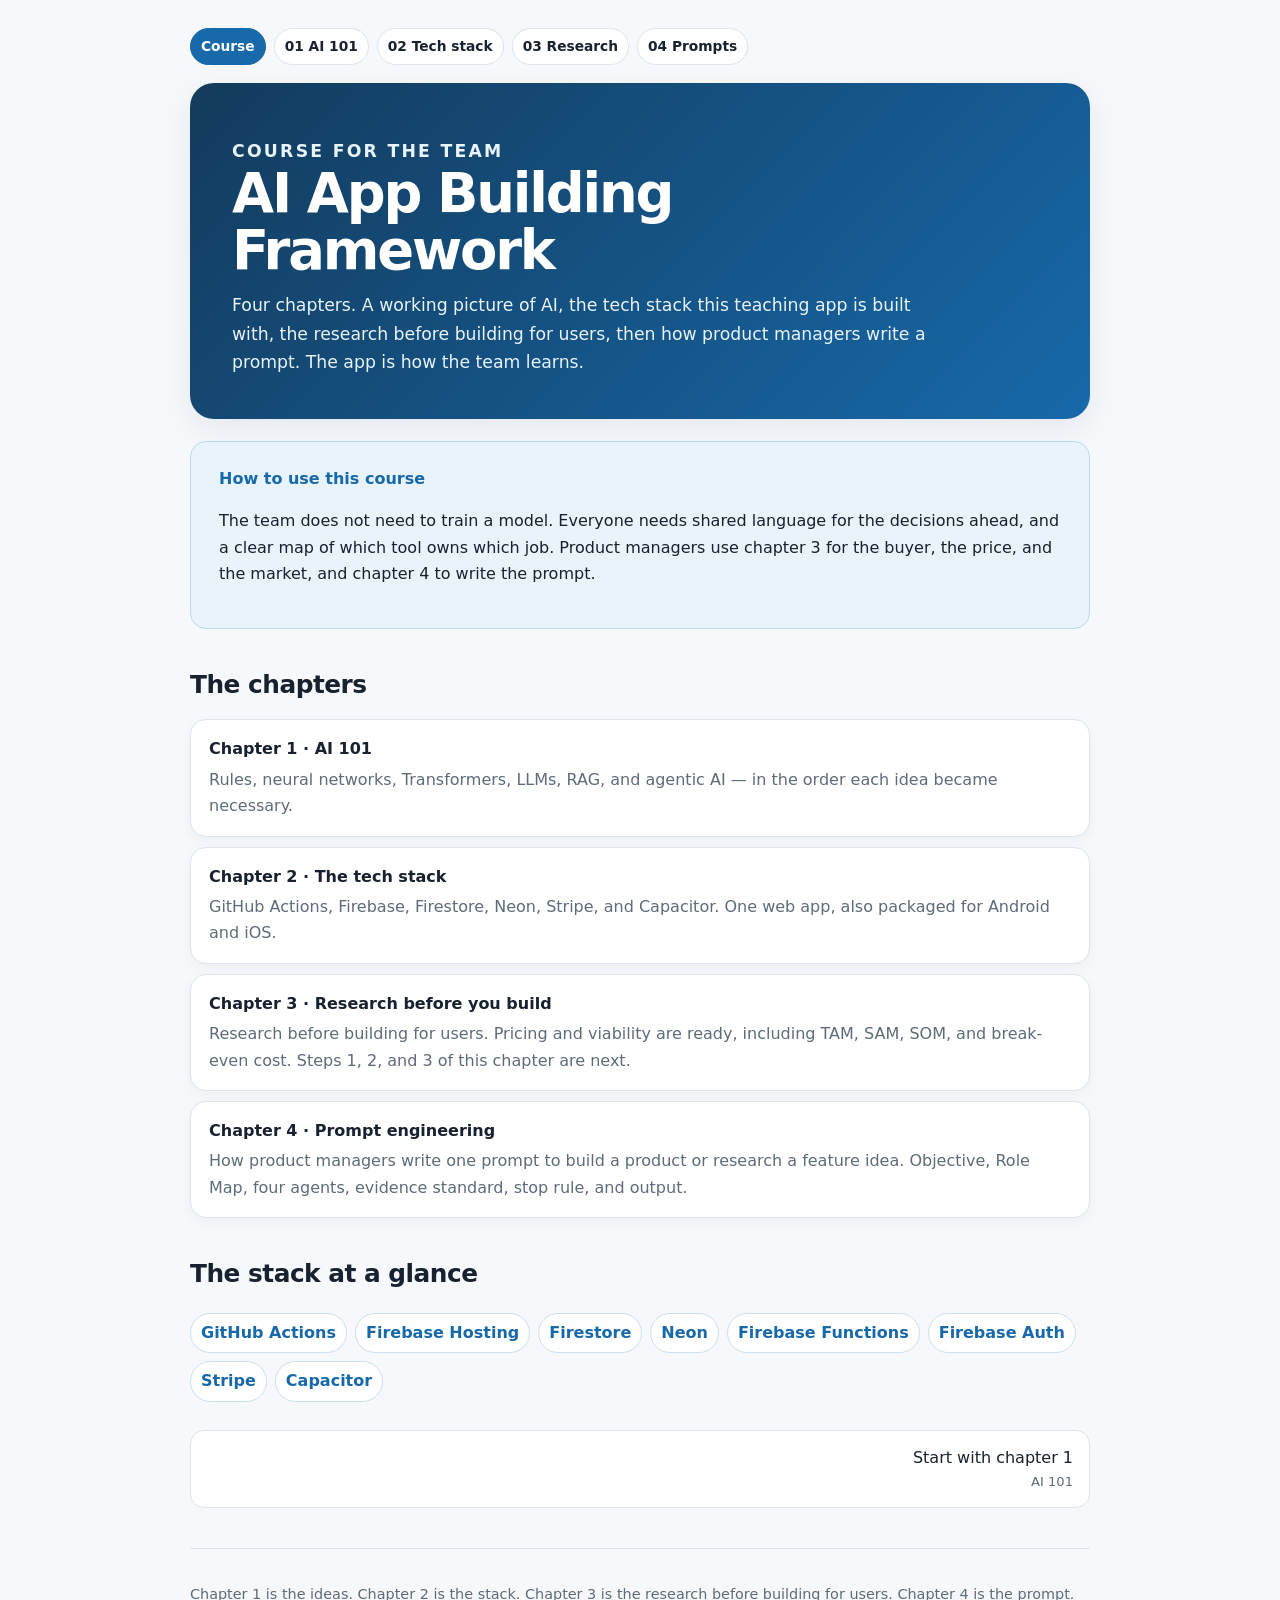
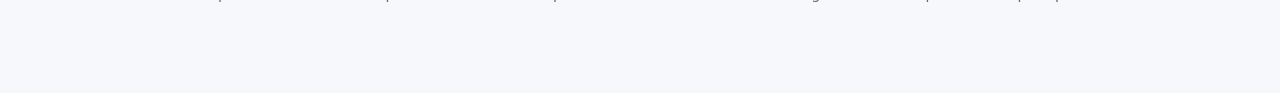
<file: index.html>
<!doctype html>
<html lang="en">
<head>
  <meta charset="utf-8">
  <meta name="viewport" content="width=device-width, initial-scale=1">
  <meta name="description" content="A course for the team and for product managers: AI 101, the tech stack, research before building, and prompt engineering.">
  <meta name="referrer" content="strict-origin-when-cross-origin">
  <title>AI App Building Framework</title>
  <link rel="stylesheet" href="assets/site.css">
</head>
<body>
<main>
  <nav class="course-nav" aria-label="Course">
    <a href="index.html" aria-current="page">Course</a>
    <a href="ai-101.html">01 AI 101</a>
    <a href="stack.html">02 Tech stack</a>
    <a href="research.html">03 Research</a>
    <a href="prompt-engineering.html">04 Prompts</a>
  </nav>
  <header class="hero">
    <p class="eyebrow">Course for the team</p>
    <h1>AI App Building Framework</h1>
    <p>Four chapters. A working picture of AI, the tech stack this teaching app is built with, the research before building for users, then how product managers write a prompt. The app is how the team learns.</p>
  </header>

  <section class="story">
    <strong>How to use this course</strong>
    <p>The team does not need to train a model. Everyone needs shared language for the decisions ahead, and a clear map of which tool owns which job. Product managers use chapter 3 for the buyer, the price, and the market, and chapter 4 to write the prompt.</p>
  </section>

  <h2>The chapters</h2>
  <ol class="path">
    <li>
      <a href="ai-101.html">
        <strong>Chapter 1 · AI 101</strong>
        <span>Rules, neural networks, Transformers, LLMs, RAG, and agentic AI — in the order each idea became necessary.</span>
      </a>
    </li>
    <li>
      <a href="stack.html">
        <strong>Chapter 2 · The tech stack</strong>
        <span>GitHub Actions, Firebase, Firestore, Neon, Stripe, and Capacitor. One web app, also packaged for Android and iOS.</span>
      </a>
    </li>
    <li>
      <a href="research.html">
        <strong>Chapter 3 · Research before you build</strong>
        <span>Research before building for users. Pricing and viability are ready, including TAM, SAM, SOM, and break-even cost. Steps 1, 2, and 3 of this chapter are next.</span>
      </a>
    </li>
    <li>
      <a href="prompt-engineering.html">
        <strong>Chapter 4 · Prompt engineering</strong>
        <span>How product managers write one prompt to build a product or research a feature idea. Objective, Role Map, four agents, evidence standard, stop rule, and output.</span>
      </a>
    </li>
  </ol>

  <h2>The stack at a glance</h2>
  <div class="flow" aria-label="Tools in the stack">
    <span>GitHub Actions</span>
    <span>Firebase Hosting</span>
    <span>Firestore</span>
    <span>Neon</span>
    <span>Firebase Functions</span>
    <span>Firebase Auth</span>
    <span>Stripe</span>
    <span>Capacitor</span>
  </div>

  <nav class="lesson-nav" aria-label="Start the course">
    <a class="next" href="ai-101.html">Start with chapter 1<span>AI 101</span></a>
  </nav>

  <footer>
    <p>Chapter 1 is the ideas. Chapter 2 is the stack. Chapter 3 is the research before building for users. Chapter 4 is the prompt.</p>
  </footer>
</main>
</body>
</html>
</file>
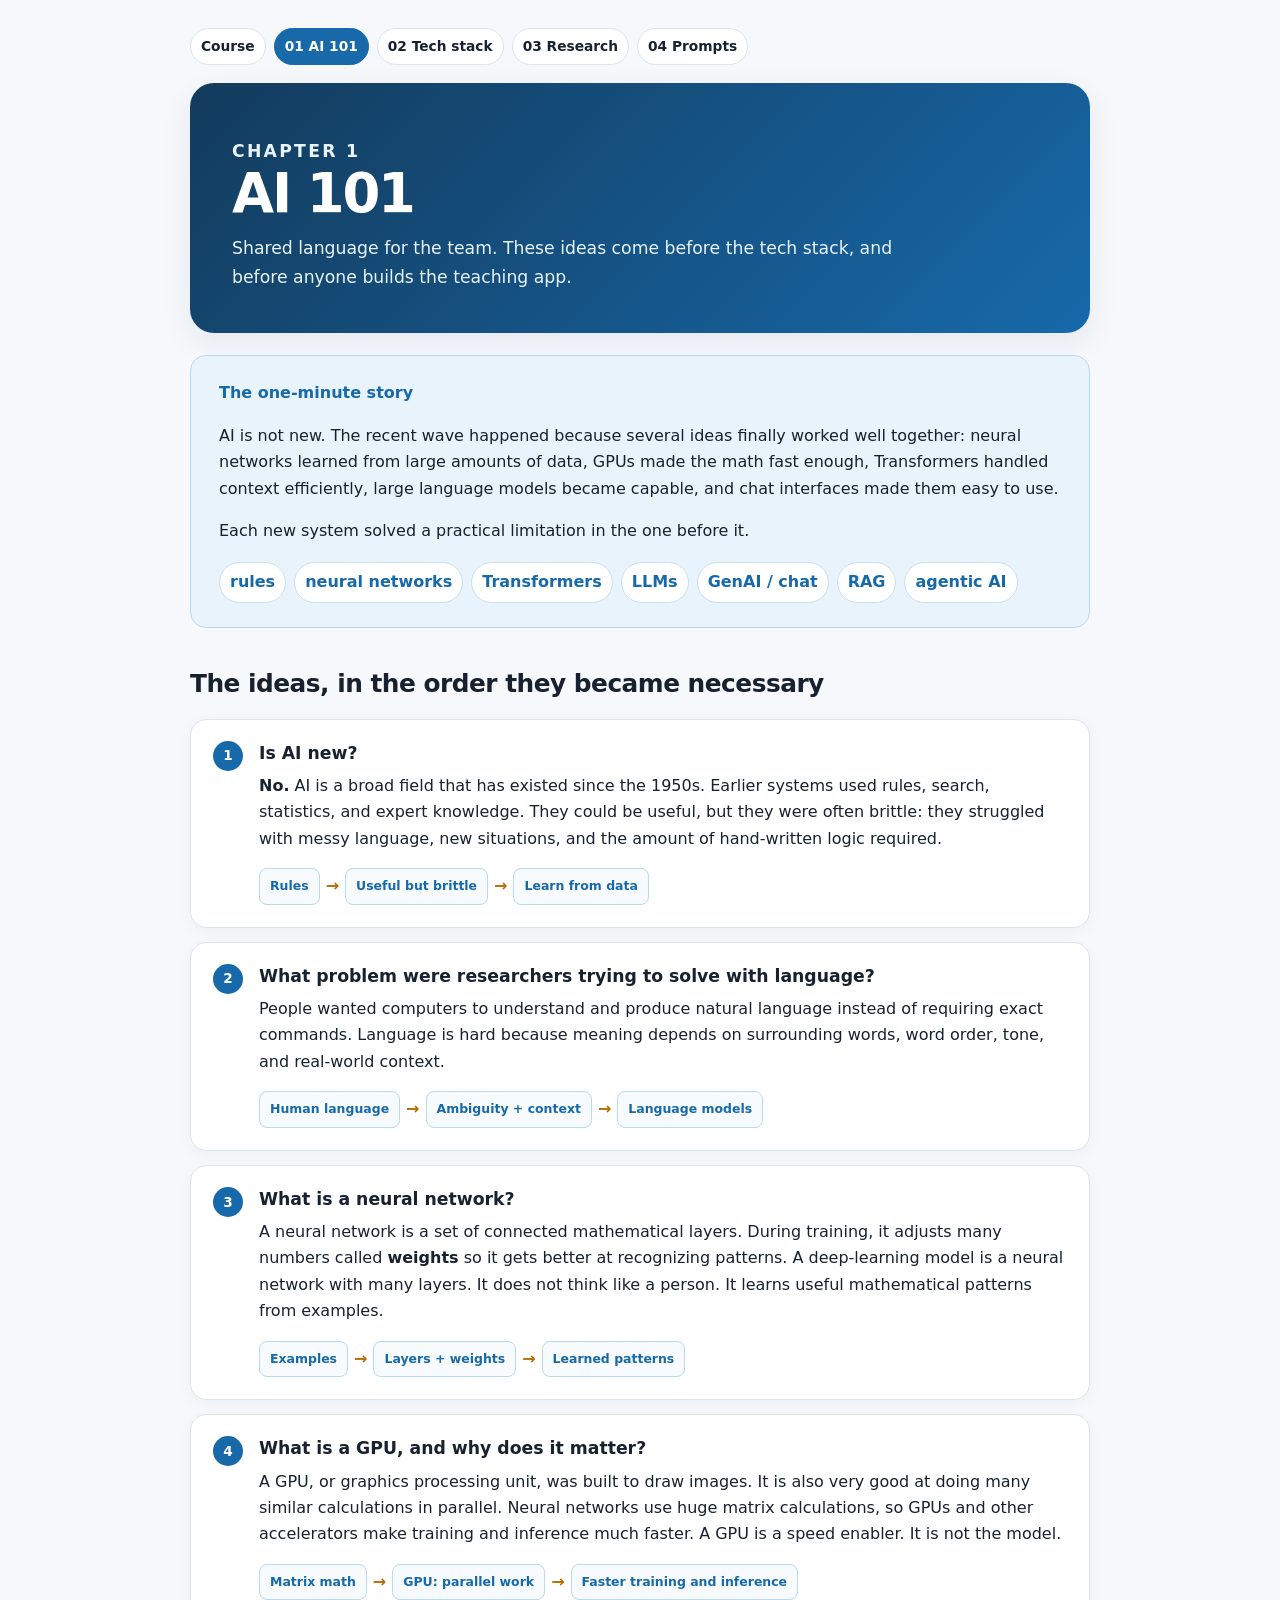
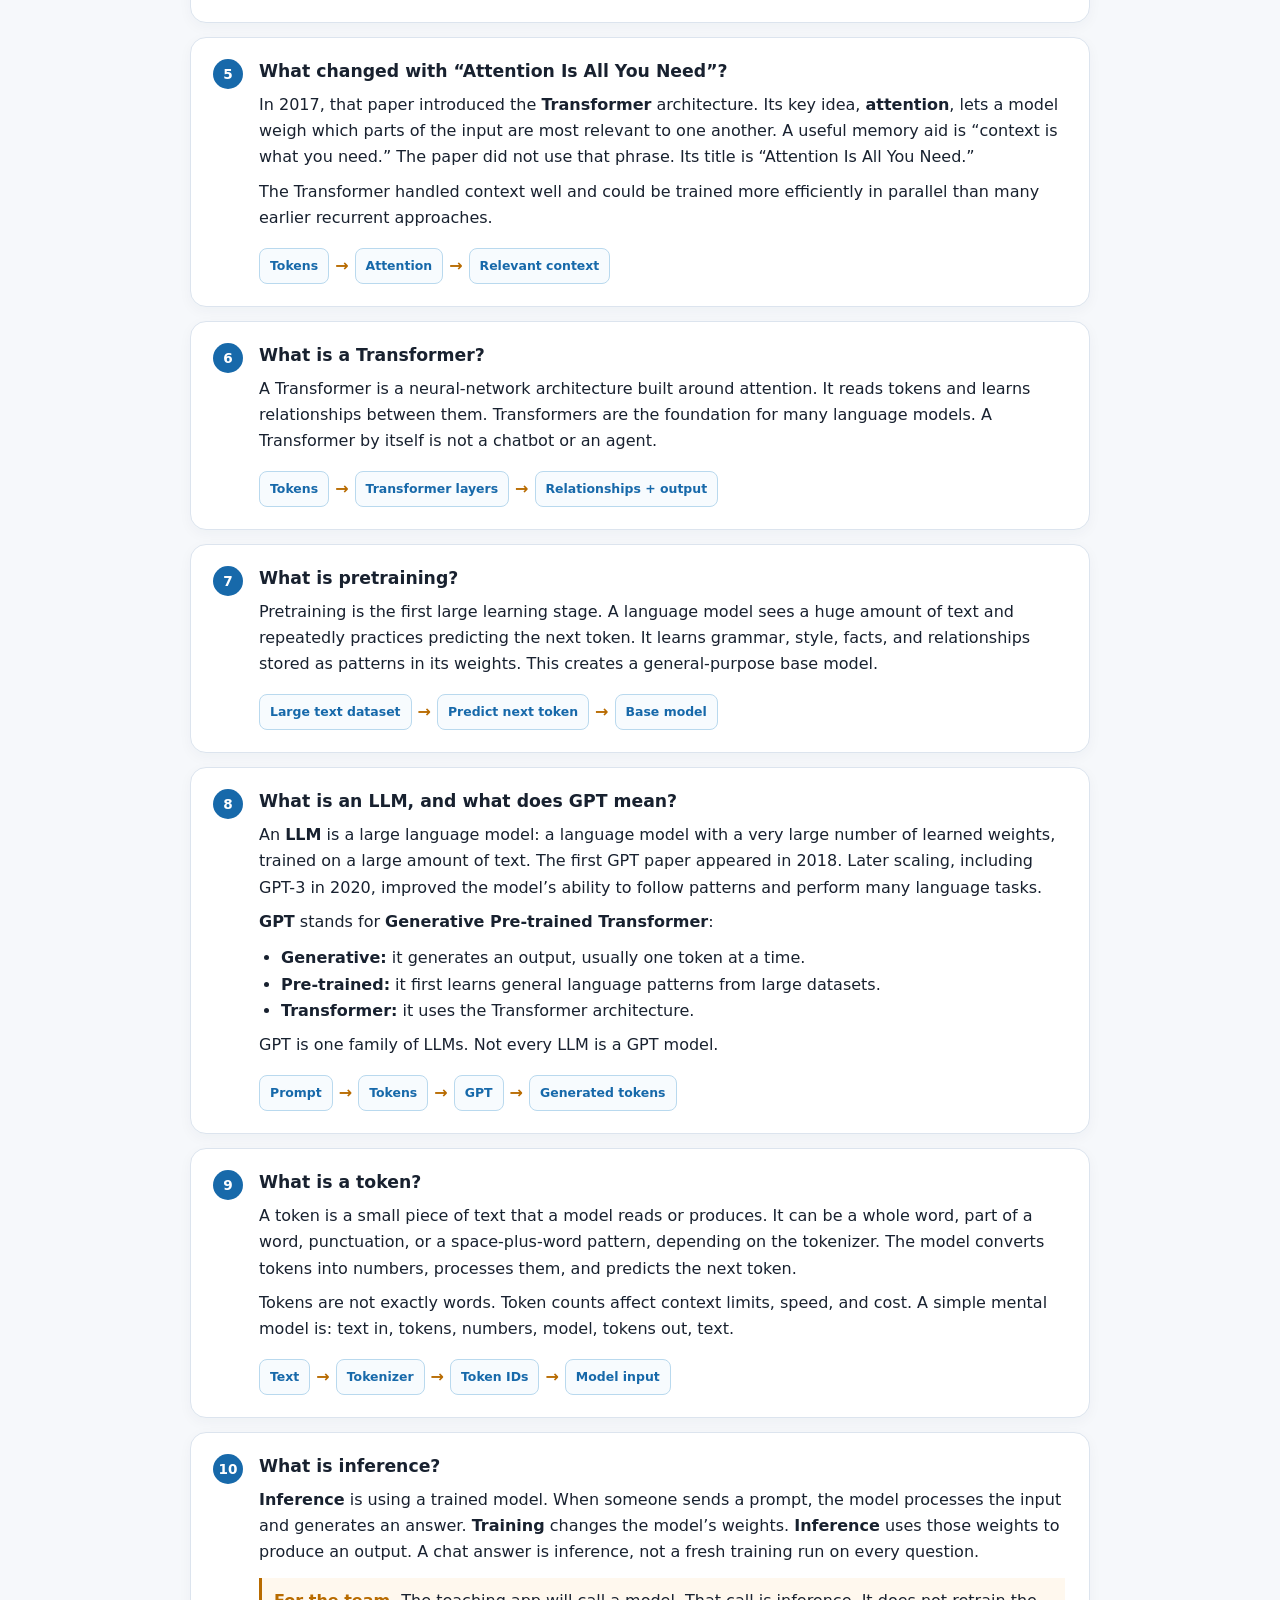
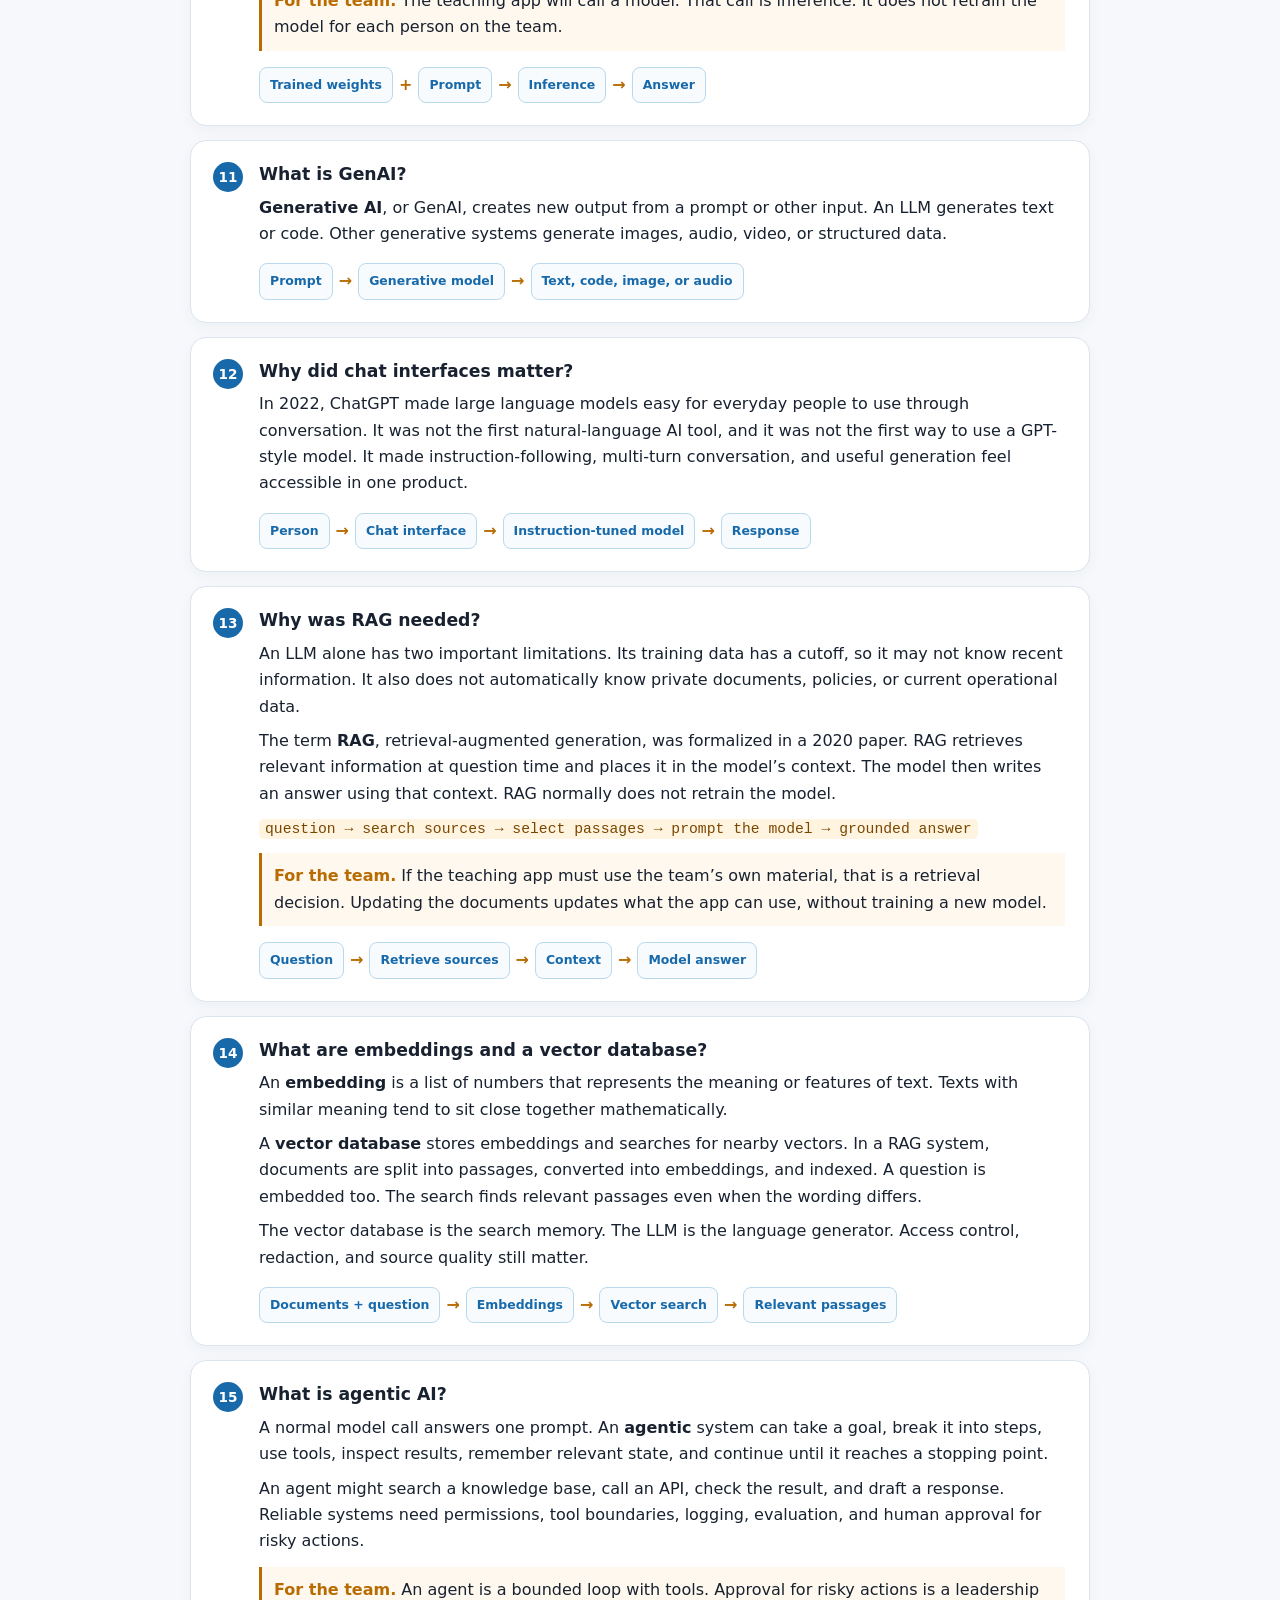
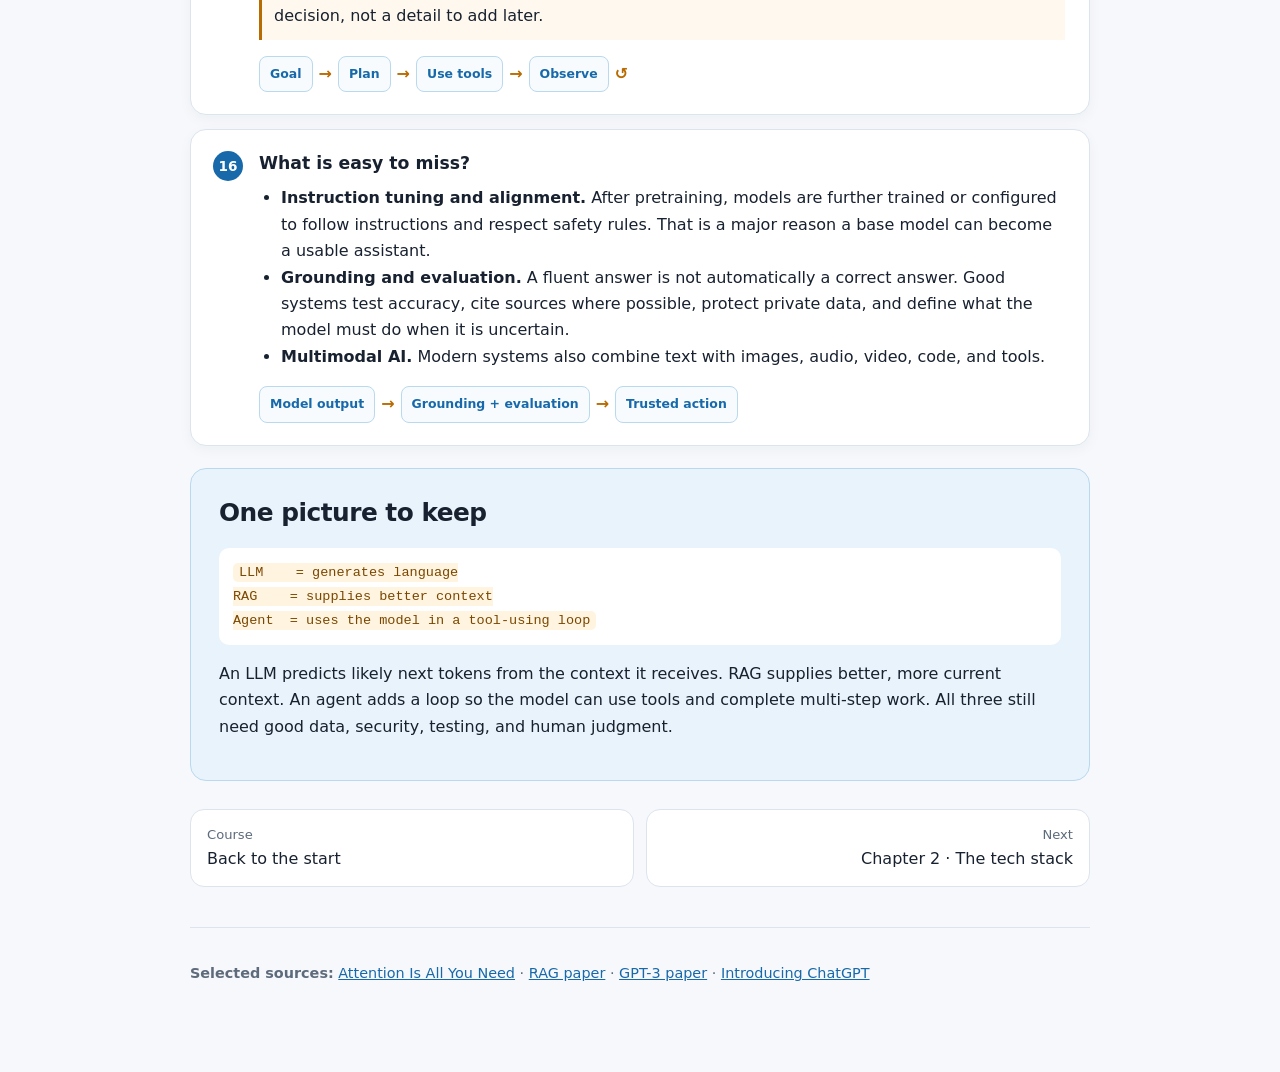
<file: ai-101.html>
<!doctype html>
<html lang="en">
<head>
  <meta charset="utf-8">
  <meta name="viewport" content="width=device-width, initial-scale=1">
  <meta name="description" content="Chapter 1. AI 101 for the team, before the teaching app is built.">
  <meta name="referrer" content="strict-origin-when-cross-origin">
  <title>Chapter 1 · AI 101 — AI App Building Framework</title>
  <link rel="stylesheet" href="assets/site.css">
</head>
<body>
<main>
  <nav class="course-nav" aria-label="Course">
    <a href="index.html">Course</a>
    <a href="ai-101.html" aria-current="page">01 AI 101</a>
    <a href="stack.html">02 Tech stack</a>
    <a href="research.html">03 Research</a>
    <a href="prompt-engineering.html">04 Prompts</a>
  </nav>
  <header class="hero">
    <p class="eyebrow">Chapter 1</p>
    <h1>AI 101</h1>
    <p>Shared language for the team. These ideas come before the tech stack, and before anyone builds the teaching app.</p>
  </header>

  <section class="story" aria-label="The one-minute story">
    <strong>The one-minute story</strong>
    <p>AI is not new. The recent wave happened because several ideas finally worked well together: neural networks learned from large amounts of data, GPUs made the math fast enough, Transformers handled context efficiently, large language models became capable, and chat interfaces made them easy to use.</p>
    <p>Each new system solved a practical limitation in the one before it.</p>
    <div class="flow" aria-label="AI technology progression">
      <span>rules</span>
      <span>neural networks</span>
      <span>Transformers</span>
      <span>LLMs</span>
      <span>GenAI / chat</span>
      <span>RAG</span>
      <span>agentic AI</span>
    </div>
  </section>

  <h2>The ideas, in the order they became necessary</h2>

  <article class="qa">
    <span class="number">1</span>
    <h3>Is AI new?</h3>
    <p><strong>No.</strong> AI is a broad field that has existed since the 1950s. Earlier systems used rules, search, statistics, and expert knowledge. They could be useful, but they were often brittle: they struggled with messy language, new situations, and the amount of hand-written logic required.</p>
    <div class="mini-diagram" aria-label="Rules can be useful but brittle">
      <span class="diagram-box">Rules</span><span class="diagram-arrow">→</span><span class="diagram-box">Useful but brittle</span><span class="diagram-arrow">→</span><span class="diagram-box">Learn from data</span>
    </div>
  </article>

  <article class="qa">
    <span class="number">2</span>
    <h3>What problem were researchers trying to solve with language?</h3>
    <p>People wanted computers to understand and produce natural language instead of requiring exact commands. Language is hard because meaning depends on surrounding words, word order, tone, and real-world context.</p>
    <div class="mini-diagram" aria-label="Natural language requires context">
      <span class="diagram-box">Human language</span><span class="diagram-arrow">→</span><span class="diagram-box">Ambiguity + context</span><span class="diagram-arrow">→</span><span class="diagram-box">Language models</span>
    </div>
  </article>

  <article class="qa">
    <span class="number">3</span>
    <h3>What is a neural network?</h3>
    <p>A neural network is a set of connected mathematical layers. During training, it adjusts many numbers called <strong>weights</strong> so it gets better at recognizing patterns. A deep-learning model is a neural network with many layers. It does not think like a person. It learns useful mathematical patterns from examples.</p>
    <div class="mini-diagram" aria-label="Neural networks learn patterns">
      <span class="diagram-box">Examples</span><span class="diagram-arrow">→</span><span class="diagram-box">Layers + weights</span><span class="diagram-arrow">→</span><span class="diagram-box">Learned patterns</span>
    </div>
  </article>

  <article class="qa">
    <span class="number">4</span>
    <h3>What is a GPU, and why does it matter?</h3>
    <p>A GPU, or graphics processing unit, was built to draw images. It is also very good at doing many similar calculations in parallel. Neural networks use huge matrix calculations, so GPUs and other accelerators make training and inference much faster. A GPU is a speed enabler. It is not the model.</p>
    <div class="mini-diagram" aria-label="GPUs speed up neural network math">
      <span class="diagram-box">Matrix math</span><span class="diagram-arrow">→</span><span class="diagram-box">GPU: parallel work</span><span class="diagram-arrow">→</span><span class="diagram-box">Faster training and inference</span>
    </div>
  </article>

  <article class="qa">
    <span class="number">5</span>
    <h3>What changed with “Attention Is All You Need”?</h3>
    <p>In 2017, that paper introduced the <strong>Transformer</strong> architecture. Its key idea, <strong>attention</strong>, lets a model weigh which parts of the input are most relevant to one another. A useful memory aid is “context is what you need.” The paper did not use that phrase. Its title is “Attention Is All You Need.”</p>
    <p>The Transformer handled context well and could be trained more efficiently in parallel than many earlier recurrent approaches.</p>
    <div class="mini-diagram" aria-label="Attention finds relevant context">
      <span class="diagram-box">Tokens</span><span class="diagram-arrow">→</span><span class="diagram-box">Attention</span><span class="diagram-arrow">→</span><span class="diagram-box">Relevant context</span>
    </div>
  </article>

  <article class="qa">
    <span class="number">6</span>
    <h3>What is a Transformer?</h3>
    <p>A Transformer is a neural-network architecture built around attention. It reads tokens and learns relationships between them. Transformers are the foundation for many language models. A Transformer by itself is not a chatbot or an agent.</p>
    <div class="mini-diagram" aria-label="Transformer processing">
      <span class="diagram-box">Tokens</span><span class="diagram-arrow">→</span><span class="diagram-box">Transformer layers</span><span class="diagram-arrow">→</span><span class="diagram-box">Relationships + output</span>
    </div>
  </article>

  <article class="qa">
    <span class="number">7</span>
    <h3>What is pretraining?</h3>
    <p>Pretraining is the first large learning stage. A language model sees a huge amount of text and repeatedly practices predicting the next token. It learns grammar, style, facts, and relationships stored as patterns in its weights. This creates a general-purpose base model.</p>
    <div class="mini-diagram" aria-label="Pretraining creates a base model">
      <span class="diagram-box">Large text dataset</span><span class="diagram-arrow">→</span><span class="diagram-box">Predict next token</span><span class="diagram-arrow">→</span><span class="diagram-box">Base model</span>
    </div>
  </article>

  <article class="qa">
    <span class="number">8</span>
    <h3>What is an LLM, and what does GPT mean?</h3>
    <p>An <strong>LLM</strong> is a large language model: a language model with a very large number of learned weights, trained on a large amount of text. The first GPT paper appeared in 2018. Later scaling, including GPT-3 in 2020, improved the model’s ability to follow patterns and perform many language tasks.</p>
    <p><strong>GPT</strong> stands for <strong>Generative Pre-trained Transformer</strong>:</p>
    <ul>
      <li><strong>Generative:</strong> it generates an output, usually one token at a time.</li>
      <li><strong>Pre-trained:</strong> it first learns general language patterns from large datasets.</li>
      <li><strong>Transformer:</strong> it uses the Transformer architecture.</li>
    </ul>
    <p>GPT is one family of LLMs. Not every LLM is a GPT model.</p>
    <div class="mini-diagram" aria-label="GPT generates tokens">
      <span class="diagram-box">Prompt</span><span class="diagram-arrow">→</span><span class="diagram-box">Tokens</span><span class="diagram-arrow">→</span><span class="diagram-box">GPT</span><span class="diagram-arrow">→</span><span class="diagram-box">Generated tokens</span>
    </div>
  </article>

  <article class="qa">
    <span class="number">9</span>
    <h3>What is a token?</h3>
    <p>A token is a small piece of text that a model reads or produces. It can be a whole word, part of a word, punctuation, or a space-plus-word pattern, depending on the tokenizer. The model converts tokens into numbers, processes them, and predicts the next token.</p>
    <p>Tokens are not exactly words. Token counts affect context limits, speed, and cost. A simple mental model is: text in, tokens, numbers, model, tokens out, text.</p>
    <div class="mini-diagram" aria-label="Text becomes token IDs">
      <span class="diagram-box">Text</span><span class="diagram-arrow">→</span><span class="diagram-box">Tokenizer</span><span class="diagram-arrow">→</span><span class="diagram-box">Token IDs</span><span class="diagram-arrow">→</span><span class="diagram-box">Model input</span>
    </div>
  </article>

  <article class="qa">
    <span class="number">10</span>
    <h3>What is inference?</h3>
    <p><strong>Inference</strong> is using a trained model. When someone sends a prompt, the model processes the input and generates an answer. <strong>Training</strong> changes the model’s weights. <strong>Inference</strong> uses those weights to produce an output. A chat answer is inference, not a fresh training run on every question.</p>
    <div class="builder"><strong>For the team.</strong> The teaching app will call a model. That call is inference. It does not retrain the model for each person on the team.</div>
    <div class="mini-diagram" aria-label="Inference uses trained weights and a prompt">
      <span class="diagram-box">Trained weights</span><span class="diagram-arrow">+</span><span class="diagram-box">Prompt</span><span class="diagram-arrow">→</span><span class="diagram-box">Inference</span><span class="diagram-arrow">→</span><span class="diagram-box">Answer</span>
    </div>
  </article>

  <article class="qa">
    <span class="number">11</span>
    <h3>What is GenAI?</h3>
    <p><strong>Generative AI</strong>, or GenAI, creates new output from a prompt or other input. An LLM generates text or code. Other generative systems generate images, audio, video, or structured data.</p>
    <div class="mini-diagram" aria-label="Generative AI creates many kinds of output">
      <span class="diagram-box">Prompt</span><span class="diagram-arrow">→</span><span class="diagram-box">Generative model</span><span class="diagram-arrow">→</span><span class="diagram-box">Text, code, image, or audio</span>
    </div>
  </article>

  <article class="qa">
    <span class="number">12</span>
    <h3>Why did chat interfaces matter?</h3>
    <p>In 2022, ChatGPT made large language models easy for everyday people to use through conversation. It was not the first natural-language AI tool, and it was not the first way to use a GPT-style model. It made instruction-following, multi-turn conversation, and useful generation feel accessible in one product.</p>
    <div class="mini-diagram" aria-label="A chat interface makes an LLM conversational">
      <span class="diagram-box">Person</span><span class="diagram-arrow">→</span><span class="diagram-box">Chat interface</span><span class="diagram-arrow">→</span><span class="diagram-box">Instruction-tuned model</span><span class="diagram-arrow">→</span><span class="diagram-box">Response</span>
    </div>
  </article>

  <article class="qa">
    <span class="number">13</span>
    <h3>Why was RAG needed?</h3>
    <p>An LLM alone has two important limitations. Its training data has a cutoff, so it may not know recent information. It also does not automatically know private documents, policies, or current operational data.</p>
    <p>The term <strong>RAG</strong>, retrieval-augmented generation, was formalized in a 2020 paper. RAG retrieves relevant information at question time and places it in the model’s context. The model then writes an answer using that context. RAG normally does not retrain the model.</p>
    <p><code>question → search sources → select passages → prompt the model → grounded answer</code></p>
    <div class="builder"><strong>For the team.</strong> If the teaching app must use the team’s own material, that is a retrieval decision. Updating the documents updates what the app can use, without training a new model.</div>
    <div class="mini-diagram" aria-label="RAG retrieves context before generation">
      <span class="diagram-box">Question</span><span class="diagram-arrow">→</span><span class="diagram-box">Retrieve sources</span><span class="diagram-arrow">→</span><span class="diagram-box">Context</span><span class="diagram-arrow">→</span><span class="diagram-box">Model answer</span>
    </div>
  </article>

  <article class="qa">
    <span class="number">14</span>
    <h3>What are embeddings and a vector database?</h3>
    <p>An <strong>embedding</strong> is a list of numbers that represents the meaning or features of text. Texts with similar meaning tend to sit close together mathematically.</p>
    <p>A <strong>vector database</strong> stores embeddings and searches for nearby vectors. In a RAG system, documents are split into passages, converted into embeddings, and indexed. A question is embedded too. The search finds relevant passages even when the wording differs.</p>
    <p>The vector database is the search memory. The LLM is the language generator. Access control, redaction, and source quality still matter.</p>
    <div class="mini-diagram" aria-label="Vector search finds relevant passages">
      <span class="diagram-box">Documents + question</span><span class="diagram-arrow">→</span><span class="diagram-box">Embeddings</span><span class="diagram-arrow">→</span><span class="diagram-box">Vector search</span><span class="diagram-arrow">→</span><span class="diagram-box">Relevant passages</span>
    </div>
  </article>

  <article class="qa">
    <span class="number">15</span>
    <h3>What is agentic AI?</h3>
    <p>A normal model call answers one prompt. An <strong>agentic</strong> system can take a goal, break it into steps, use tools, inspect results, remember relevant state, and continue until it reaches a stopping point.</p>
    <p>An agent might search a knowledge base, call an API, check the result, and draft a response. Reliable systems need permissions, tool boundaries, logging, evaluation, and human approval for risky actions.</p>
    <div class="builder"><strong>For the team.</strong> An agent is a bounded loop with tools. Approval for risky actions is a leadership decision, not a detail to add later.</div>
    <div class="mini-diagram" aria-label="Agentic AI uses a plan and tool loop">
      <span class="diagram-box">Goal</span><span class="diagram-arrow">→</span><span class="diagram-box">Plan</span><span class="diagram-arrow">→</span><span class="diagram-box">Use tools</span><span class="diagram-arrow">→</span><span class="diagram-box">Observe</span><span class="diagram-arrow">↺</span>
    </div>
  </article>

  <article class="qa">
    <span class="number">16</span>
    <h3>What is easy to miss?</h3>
    <ul>
      <li><strong>Instruction tuning and alignment.</strong> After pretraining, models are further trained or configured to follow instructions and respect safety rules. That is a major reason a base model can become a usable assistant.</li>
      <li><strong>Grounding and evaluation.</strong> A fluent answer is not automatically a correct answer. Good systems test accuracy, cite sources where possible, protect private data, and define what the model must do when it is uncertain.</li>
      <li><strong>Multimodal AI.</strong> Modern systems also combine text with images, audio, video, code, and tools.</li>
    </ul>
    <div class="mini-diagram" aria-label="Evaluation makes model output more trustworthy">
      <span class="diagram-box">Model output</span><span class="diagram-arrow">→</span><span class="diagram-box">Grounding + evaluation</span><span class="diagram-arrow">→</span><span class="diagram-box">Trusted action</span>
    </div>
  </article>

  <section class="story">
    <h2>One picture to keep</h2>
    <pre class="mental-code"><code>LLM    = generates language
RAG    = supplies better context
Agent  = uses the model in a tool-using loop</code></pre>
    <p>An LLM predicts likely next tokens from the context it receives. RAG supplies better, more current context. An agent adds a loop so the model can use tools and complete multi-step work. All three still need good data, security, testing, and human judgment.</p>
  </section>

  <nav class="lesson-nav" aria-label="Lesson">
    <a href="index.html"><span>Course</span>Back to the start</a>
    <a class="next" href="stack.html"><span>Next</span>Chapter 2 · The tech stack</a>
  </nav>

  <footer class="sources">
    <p><strong>Selected sources:</strong> <a href="https://arxiv.org/abs/1706.03762" rel="noopener noreferrer">Attention Is All You Need</a> · <a href="https://arxiv.org/abs/2005.11401" rel="noopener noreferrer">RAG paper</a> · <a href="https://arxiv.org/abs/2005.14165" rel="noopener noreferrer">GPT-3 paper</a> · <a href="https://openai.com/index/chatgpt/" rel="noopener noreferrer">Introducing ChatGPT</a></p>
  </footer>
</main>
</body>
</html>
</file>
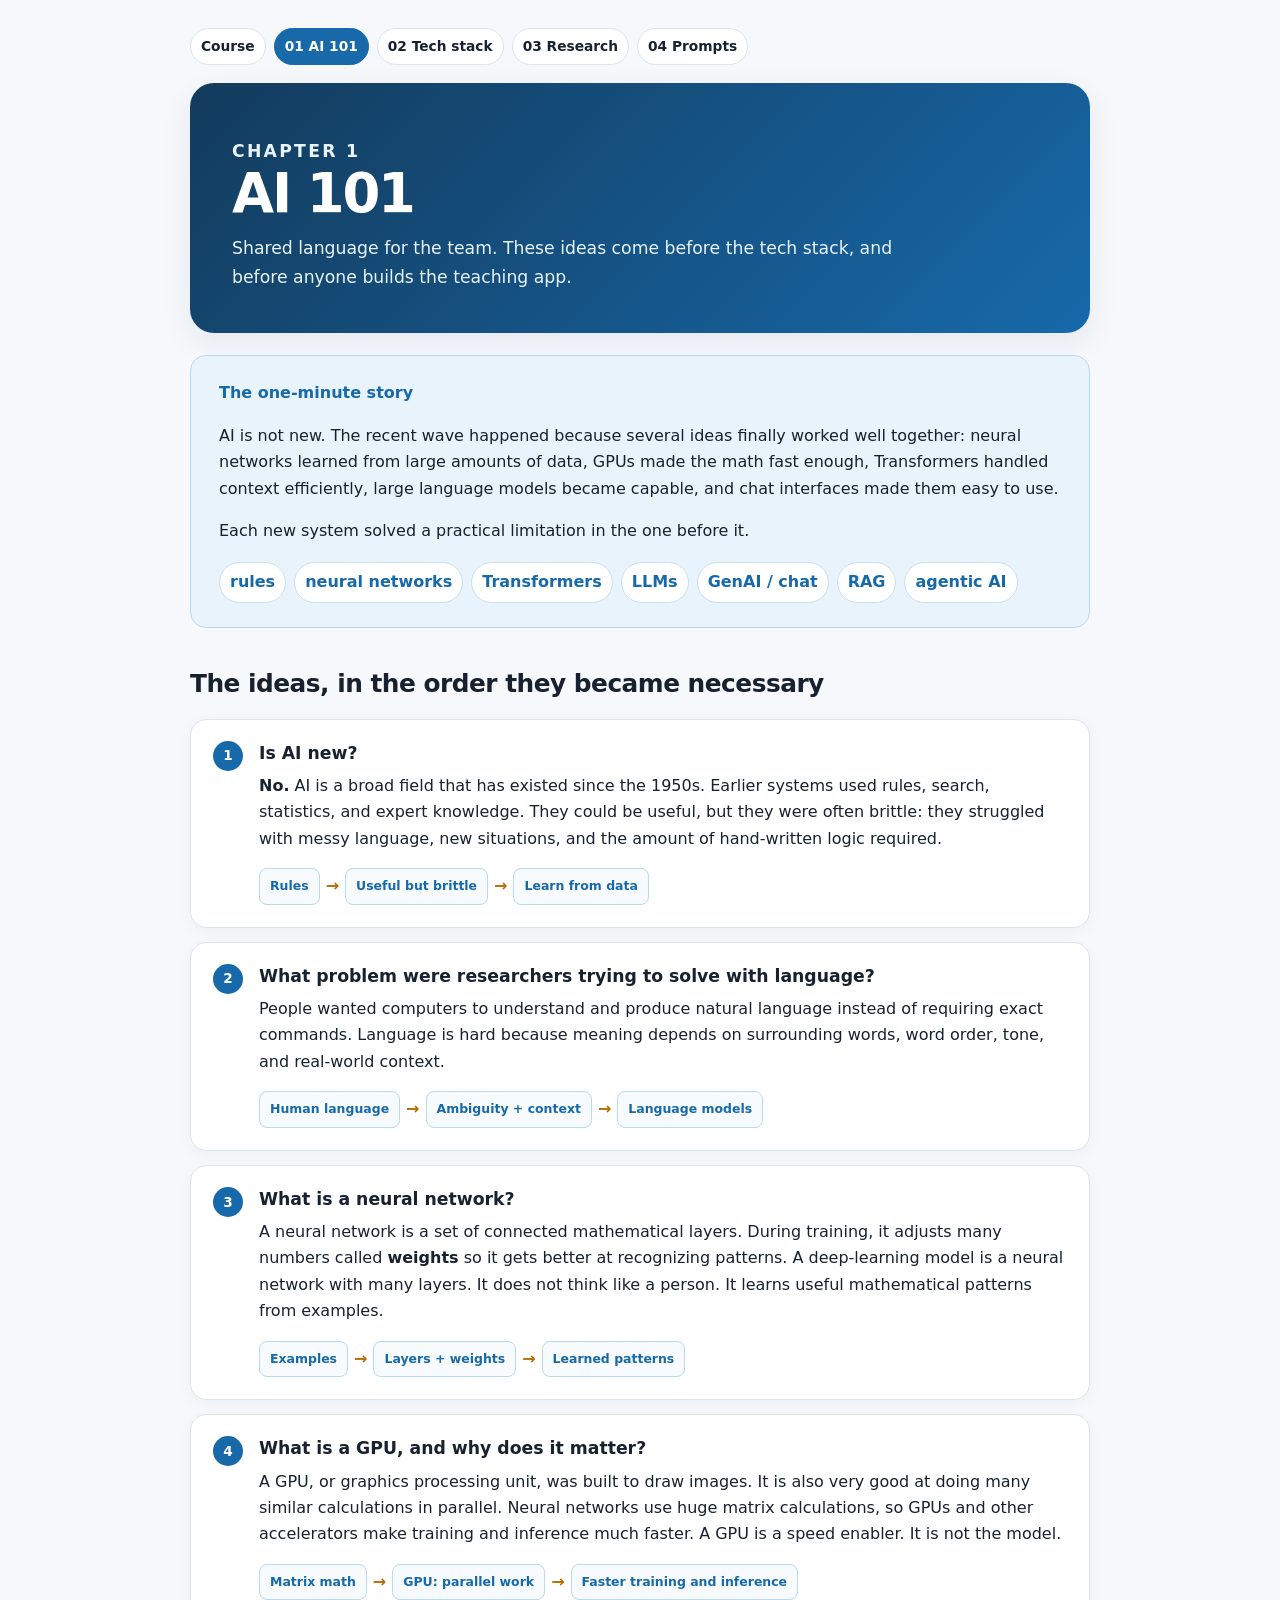
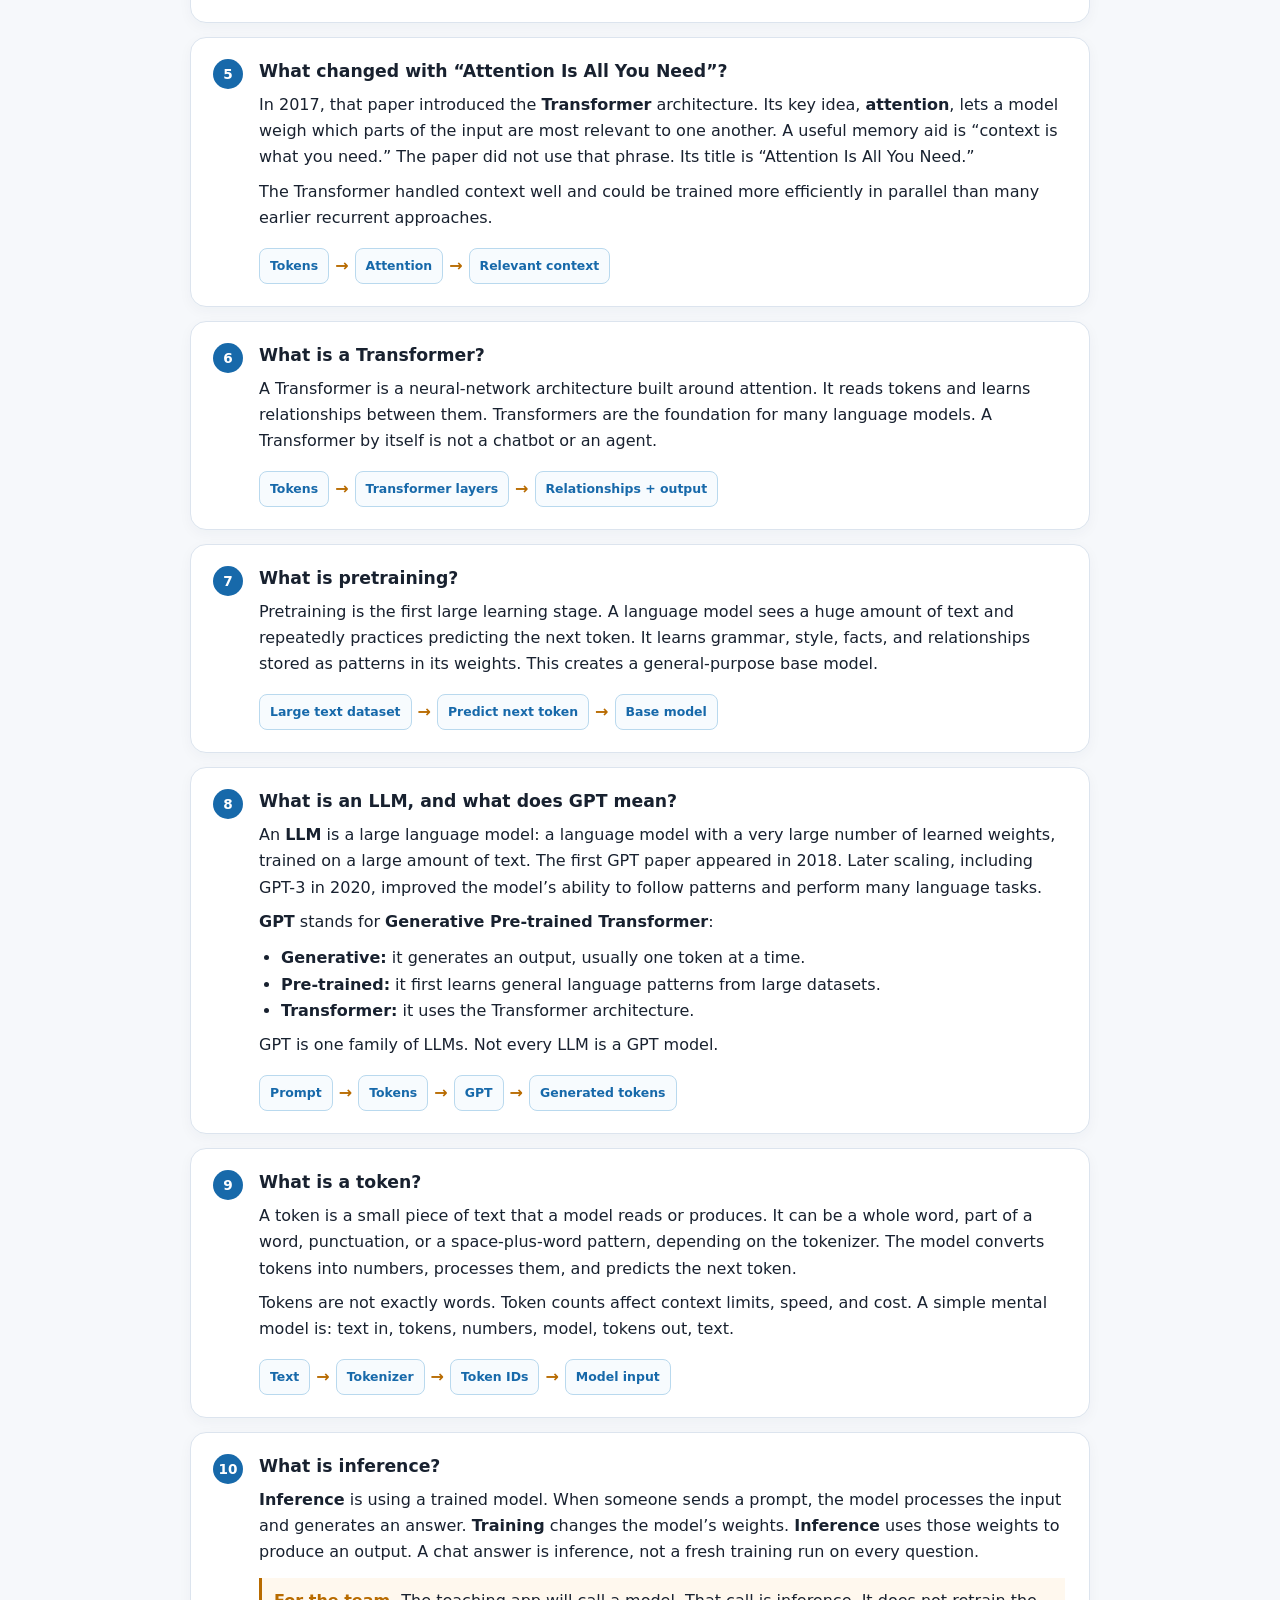
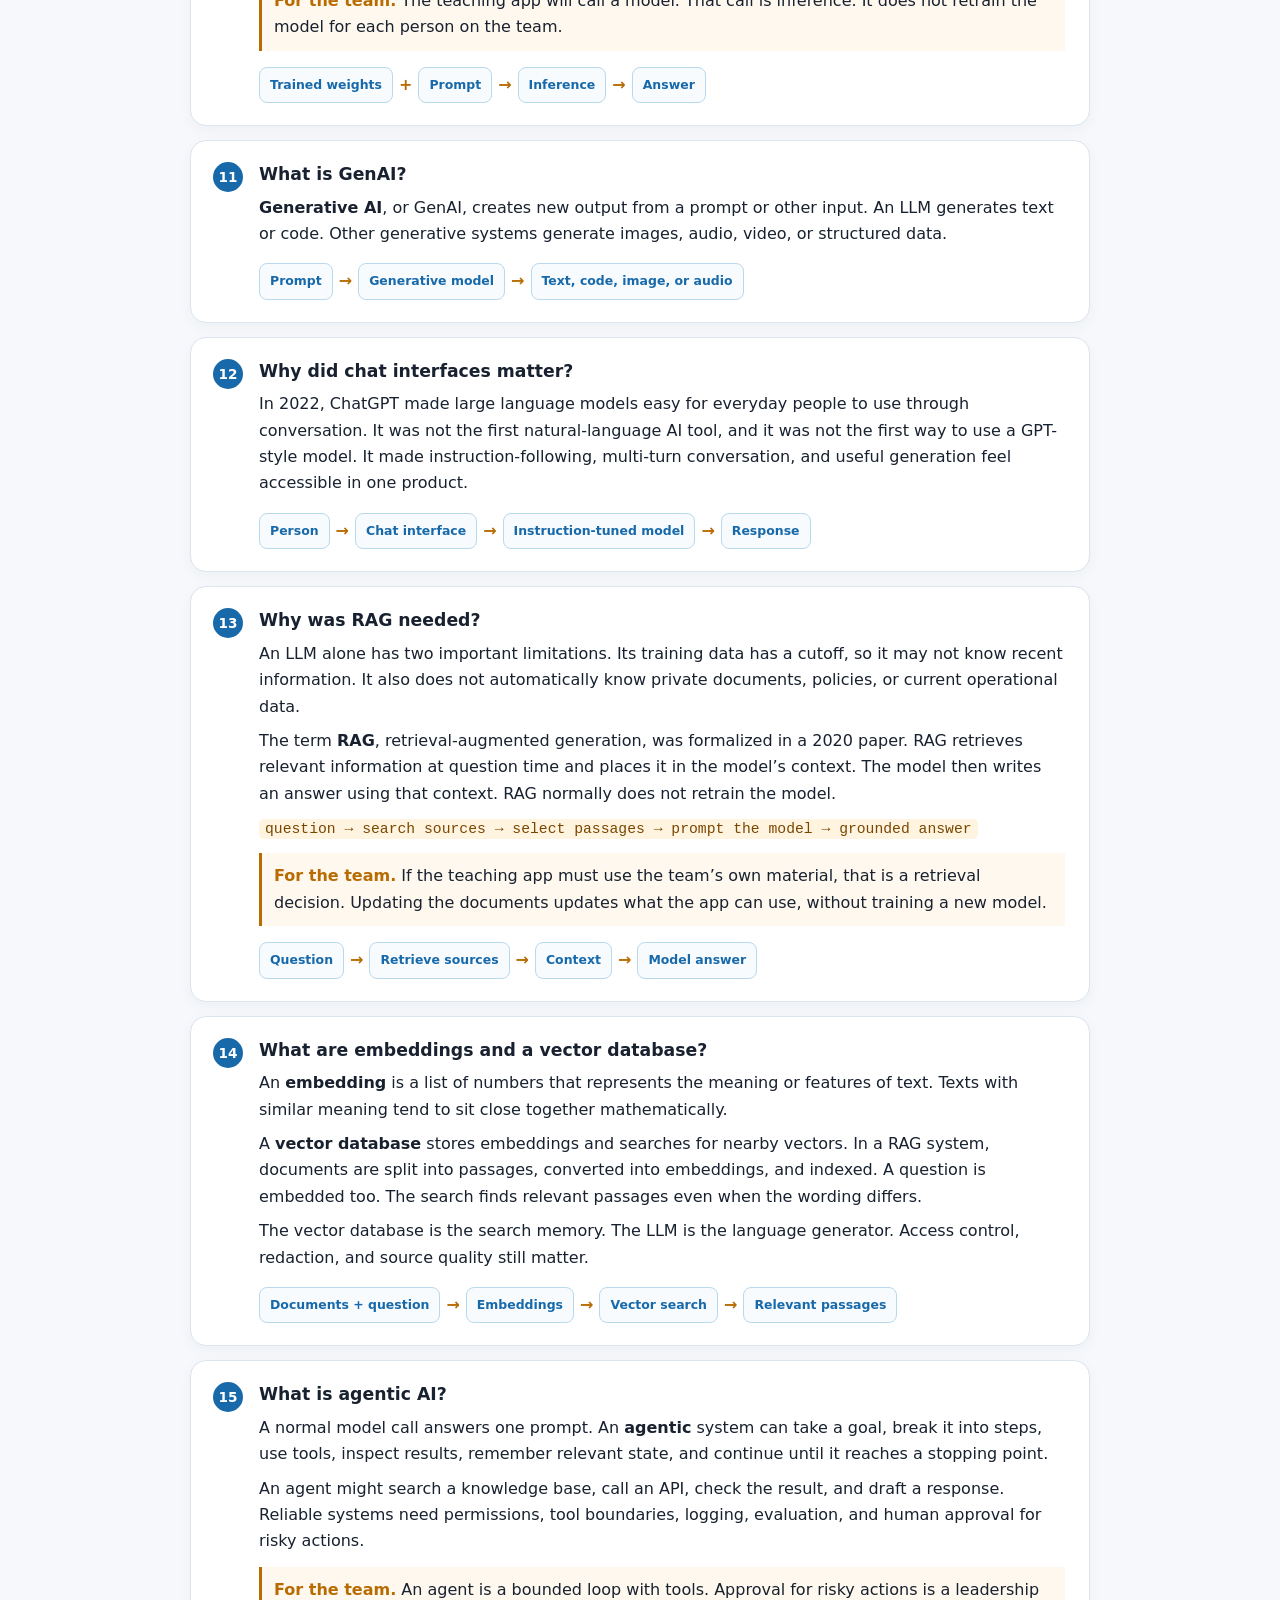
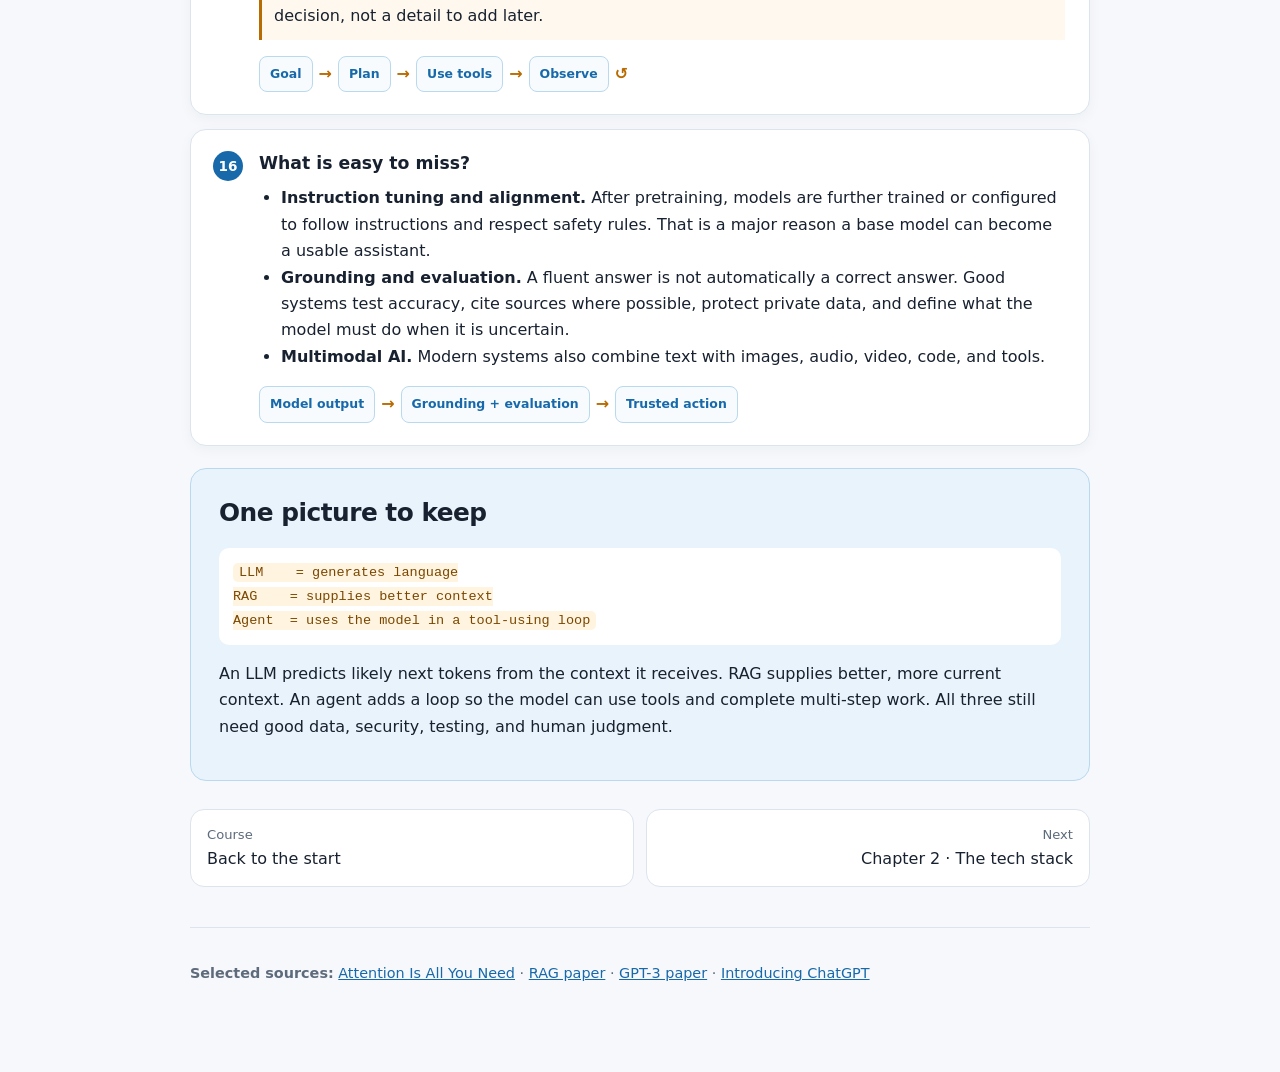
<file: ai-quick-guide.html>
<!doctype html>
<html lang="en">
<head>
  <meta charset="utf-8">
  <meta name="viewport" content="width=device-width, initial-scale=1">
  <meta http-equiv="refresh" content="0; url=ai-101.html">
  <link rel="canonical" href="ai-101.html">
  <title>This page moved — AI 101</title>
</head>
<body>
  <p>This lesson now lives in the course as <a href="ai-101.html">AI 101</a>.</p>
</body>
</html>
</file>
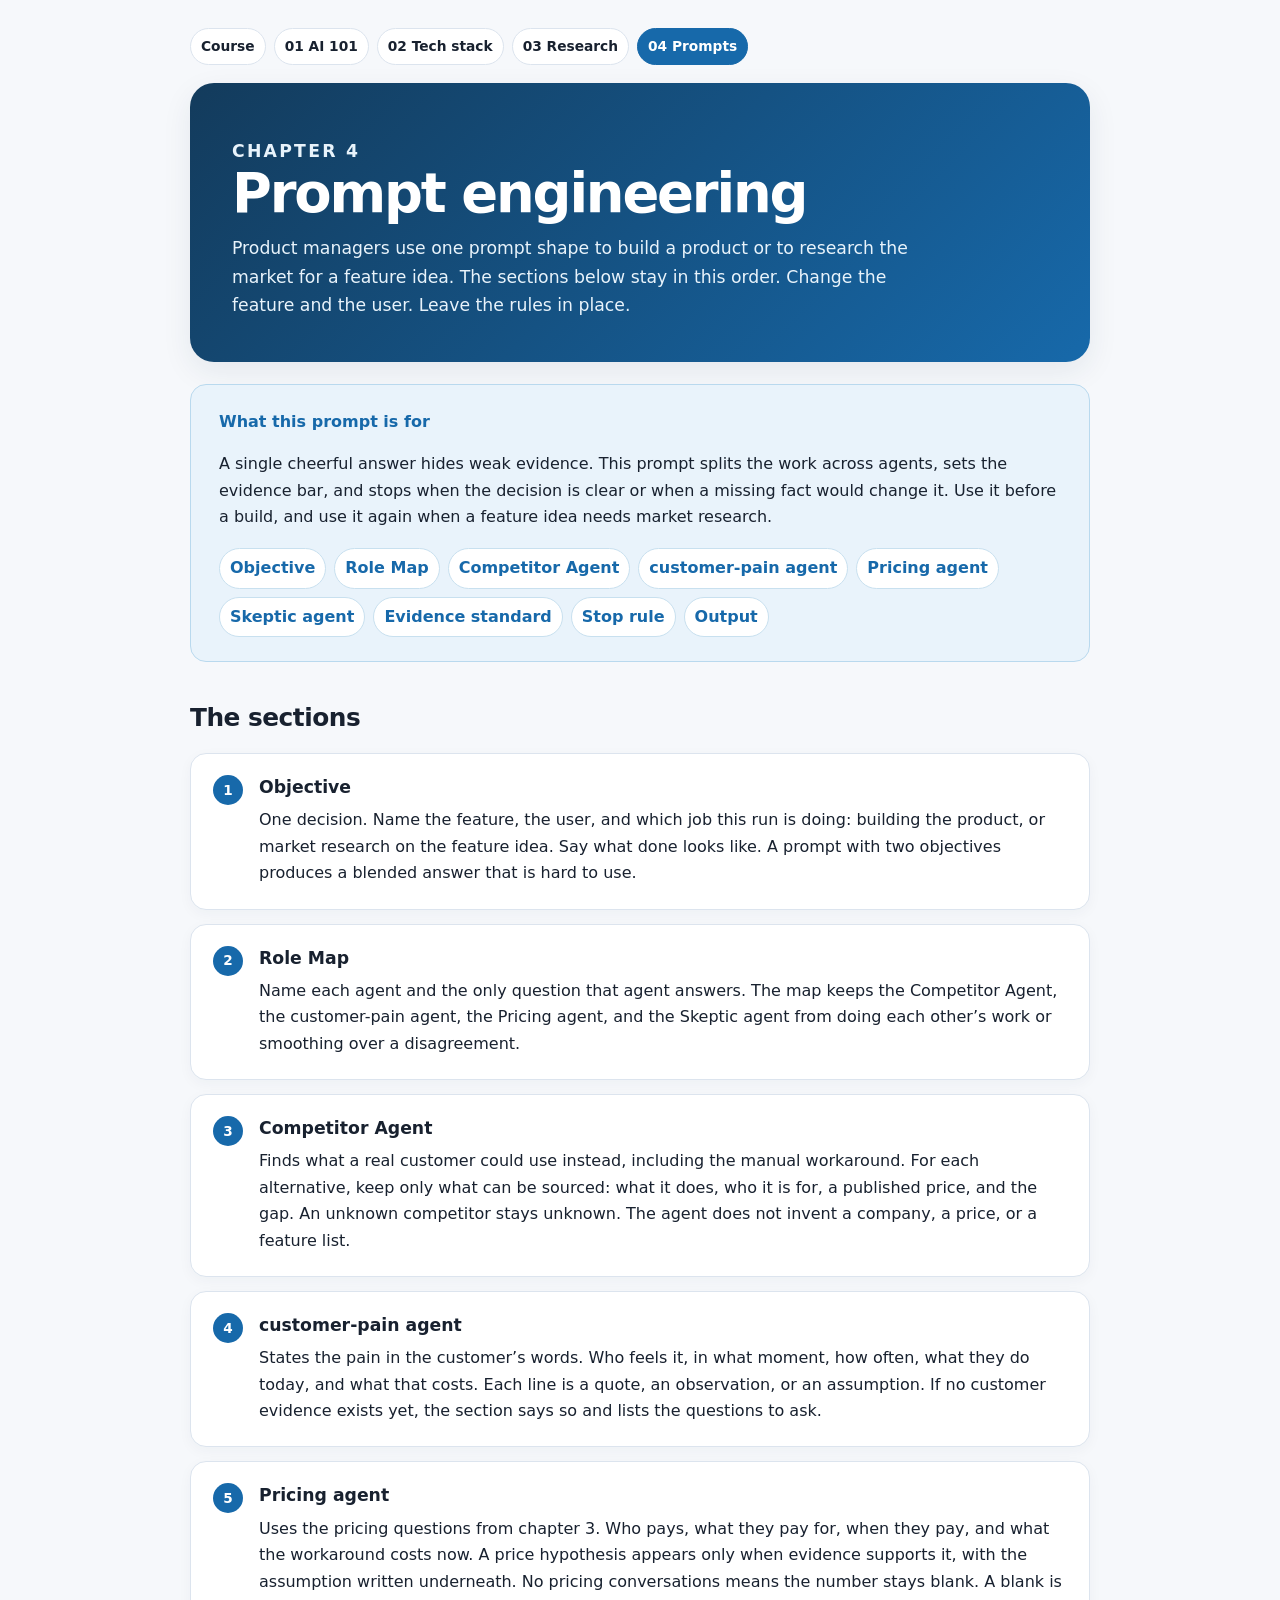
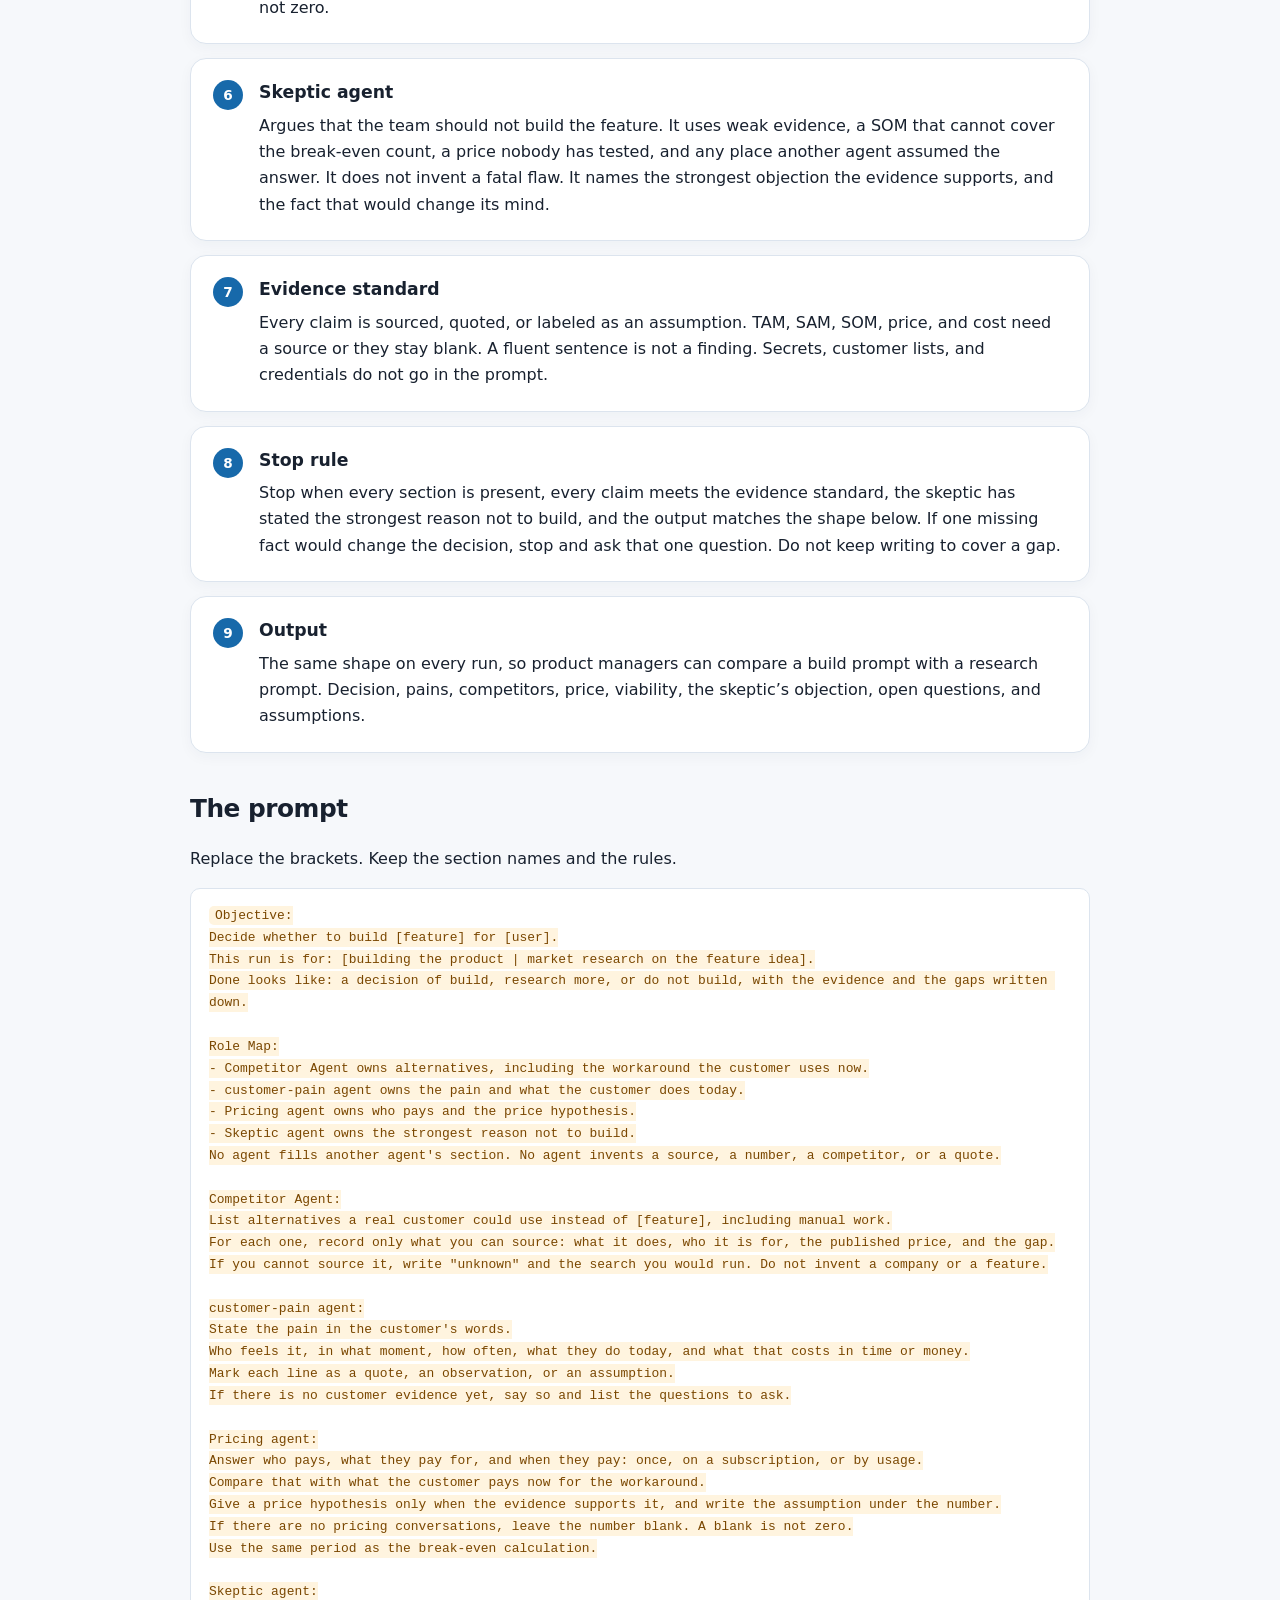
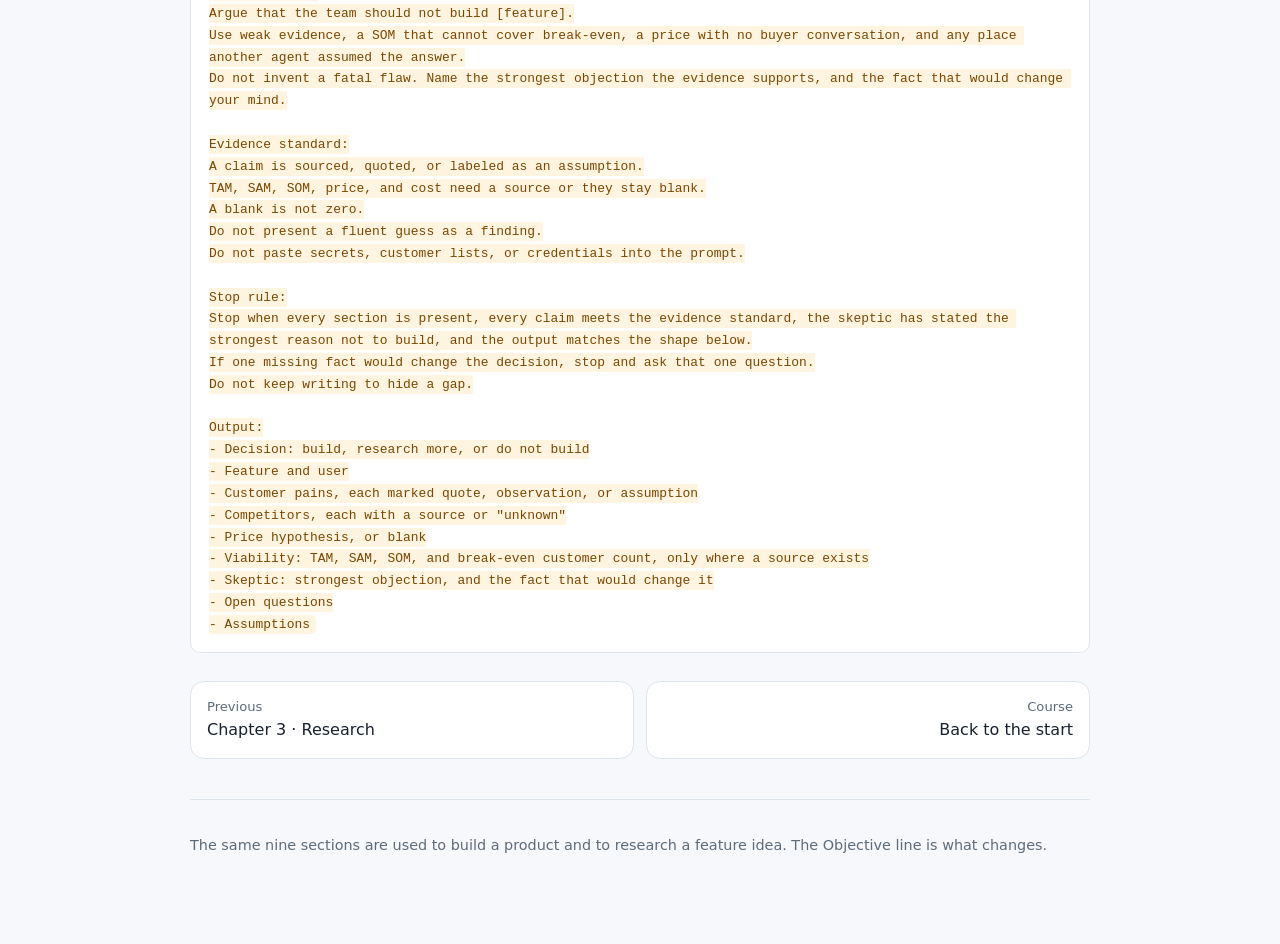
<file: prompt-engineering.html>
<!doctype html>
<html lang="en">
<head>
  <meta charset="utf-8">
  <meta name="viewport" content="width=device-width, initial-scale=1">
  <meta name="description" content="Chapter 4. Prompt engineering for product managers: one prompt for building a product or researching a feature idea.">
  <meta name="referrer" content="strict-origin-when-cross-origin">
  <title>Chapter 4 · Prompt engineering — AI App Building Framework</title>
  <link rel="stylesheet" href="assets/site.css">
</head>
<body>
<main>
  <nav class="course-nav" aria-label="Course">
    <a href="index.html">Course</a>
    <a href="ai-101.html">01 AI 101</a>
    <a href="stack.html">02 Tech stack</a>
    <a href="research.html">03 Research</a>
    <a href="prompt-engineering.html" aria-current="page">04 Prompts</a>
  </nav>
  <header class="hero">
    <p class="eyebrow">Chapter 4</p>
    <h1>Prompt engineering</h1>
    <p>Product managers use one prompt shape to build a product or to research the market for a feature idea. The sections below stay in this order. Change the feature and the user. Leave the rules in place.</p>
  </header>

  <section class="story">
    <strong>What this prompt is for</strong>
    <p>A single cheerful answer hides weak evidence. This prompt splits the work across agents, sets the evidence bar, and stops when the decision is clear or when a missing fact would change it. Use it before a build, and use it again when a feature idea needs market research.</p>
    <div class="flow" aria-label="Sections of the prompt">
      <span>Objective</span>
      <span>Role Map</span>
      <span>Competitor Agent</span>
      <span>customer-pain agent</span>
      <span>Pricing agent</span>
      <span>Skeptic agent</span>
      <span>Evidence standard</span>
      <span>Stop rule</span>
      <span>Output</span>
    </div>
  </section>

  <h2>The sections</h2>

  <article class="qa" id="objective">
    <span class="number">1</span>
    <h3>Objective</h3>
    <p>One decision. Name the feature, the user, and which job this run is doing: building the product, or market research on the feature idea. Say what done looks like. A prompt with two objectives produces a blended answer that is hard to use.</p>
  </article>

  <article class="qa" id="role-map">
    <span class="number">2</span>
    <h3>Role Map</h3>
    <p>Name each agent and the only question that agent answers. The map keeps the Competitor Agent, the customer-pain agent, the Pricing agent, and the Skeptic agent from doing each other’s work or smoothing over a disagreement.</p>
  </article>

  <article class="qa" id="competitor-agent">
    <span class="number">3</span>
    <h3>Competitor Agent</h3>
    <p>Finds what a real customer could use instead, including the manual workaround. For each alternative, keep only what can be sourced: what it does, who it is for, a published price, and the gap. An unknown competitor stays unknown. The agent does not invent a company, a price, or a feature list.</p>
  </article>

  <article class="qa" id="customer-pain-agent">
    <span class="number">4</span>
    <h3>customer-pain agent</h3>
    <p>States the pain in the customer’s words. Who feels it, in what moment, how often, what they do today, and what that costs. Each line is a quote, an observation, or an assumption. If no customer evidence exists yet, the section says so and lists the questions to ask.</p>
  </article>

  <article class="qa" id="pricing-agent">
    <span class="number">5</span>
    <h3>Pricing agent</h3>
    <p>Uses the pricing questions from chapter 3. Who pays, what they pay for, when they pay, and what the workaround costs now. A price hypothesis appears only when evidence supports it, with the assumption written underneath. No pricing conversations means the number stays blank. A blank is not zero.</p>
  </article>

  <article class="qa" id="skeptic-agent">
    <span class="number">6</span>
    <h3>Skeptic agent</h3>
    <p>Argues that the team should not build the feature. It uses weak evidence, a SOM that cannot cover the break-even count, a price nobody has tested, and any place another agent assumed the answer. It does not invent a fatal flaw. It names the strongest objection the evidence supports, and the fact that would change its mind.</p>
  </article>

  <article class="qa" id="evidence-standard">
    <span class="number">7</span>
    <h3>Evidence standard</h3>
    <p>Every claim is sourced, quoted, or labeled as an assumption. TAM, SAM, SOM, price, and cost need a source or they stay blank. A fluent sentence is not a finding. Secrets, customer lists, and credentials do not go in the prompt.</p>
  </article>

  <article class="qa" id="stop-rule">
    <span class="number">8</span>
    <h3>Stop rule</h3>
    <p>Stop when every section is present, every claim meets the evidence standard, the skeptic has stated the strongest reason not to build, and the output matches the shape below. If one missing fact would change the decision, stop and ask that one question. Do not keep writing to cover a gap.</p>
  </article>

  <article class="qa" id="output">
    <span class="number">9</span>
    <h3>Output</h3>
    <p>The same shape on every run, so product managers can compare a build prompt with a research prompt. Decision, pains, competitors, price, viability, the skeptic’s objection, open questions, and assumptions.</p>
  </article>

  <h2>The prompt</h2>
  <p>Replace the brackets. Keep the section names and the rules.</p>
  <pre class="prompt"><code>Objective:
Decide whether to build [feature] for [user].
This run is for: [building the product | market research on the feature idea].
Done looks like: a decision of build, research more, or do not build, with the evidence and the gaps written down.

Role Map:
- Competitor Agent owns alternatives, including the workaround the customer uses now.
- customer-pain agent owns the pain and what the customer does today.
- Pricing agent owns who pays and the price hypothesis.
- Skeptic agent owns the strongest reason not to build.
No agent fills another agent's section. No agent invents a source, a number, a competitor, or a quote.

Competitor Agent:
List alternatives a real customer could use instead of [feature], including manual work.
For each one, record only what you can source: what it does, who it is for, the published price, and the gap.
If you cannot source it, write "unknown" and the search you would run. Do not invent a company or a feature.

customer-pain agent:
State the pain in the customer's words.
Who feels it, in what moment, how often, what they do today, and what that costs in time or money.
Mark each line as a quote, an observation, or an assumption.
If there is no customer evidence yet, say so and list the questions to ask.

Pricing agent:
Answer who pays, what they pay for, and when they pay: once, on a subscription, or by usage.
Compare that with what the customer pays now for the workaround.
Give a price hypothesis only when the evidence supports it, and write the assumption under the number.
If there are no pricing conversations, leave the number blank. A blank is not zero.
Use the same period as the break-even calculation.

Skeptic agent:
Argue that the team should not build [feature].
Use weak evidence, a SOM that cannot cover break-even, a price with no buyer conversation, and any place another agent assumed the answer.
Do not invent a fatal flaw. Name the strongest objection the evidence supports, and the fact that would change your mind.

Evidence standard:
A claim is sourced, quoted, or labeled as an assumption.
TAM, SAM, SOM, price, and cost need a source or they stay blank.
A blank is not zero.
Do not present a fluent guess as a finding.
Do not paste secrets, customer lists, or credentials into the prompt.

Stop rule:
Stop when every section is present, every claim meets the evidence standard, the skeptic has stated the strongest reason not to build, and the output matches the shape below.
If one missing fact would change the decision, stop and ask that one question.
Do not keep writing to hide a gap.

Output:
- Decision: build, research more, or do not build
- Feature and user
- Customer pains, each marked quote, observation, or assumption
- Competitors, each with a source or "unknown"
- Price hypothesis, or blank
- Viability: TAM, SAM, SOM, and break-even customer count, only where a source exists
- Skeptic: strongest objection, and the fact that would change it
- Open questions
- Assumptions</code></pre>

  <nav class="lesson-nav" aria-label="Lesson">
    <a href="research.html"><span>Previous</span>Chapter 3 · Research</a>
    <a class="next" href="index.html"><span>Course</span>Back to the start</a>
  </nav>

  <footer>
    <p>The same nine sections are used to build a product and to research a feature idea. The Objective line is what changes.</p>
  </footer>
</main>
</body>
</html>
</file>
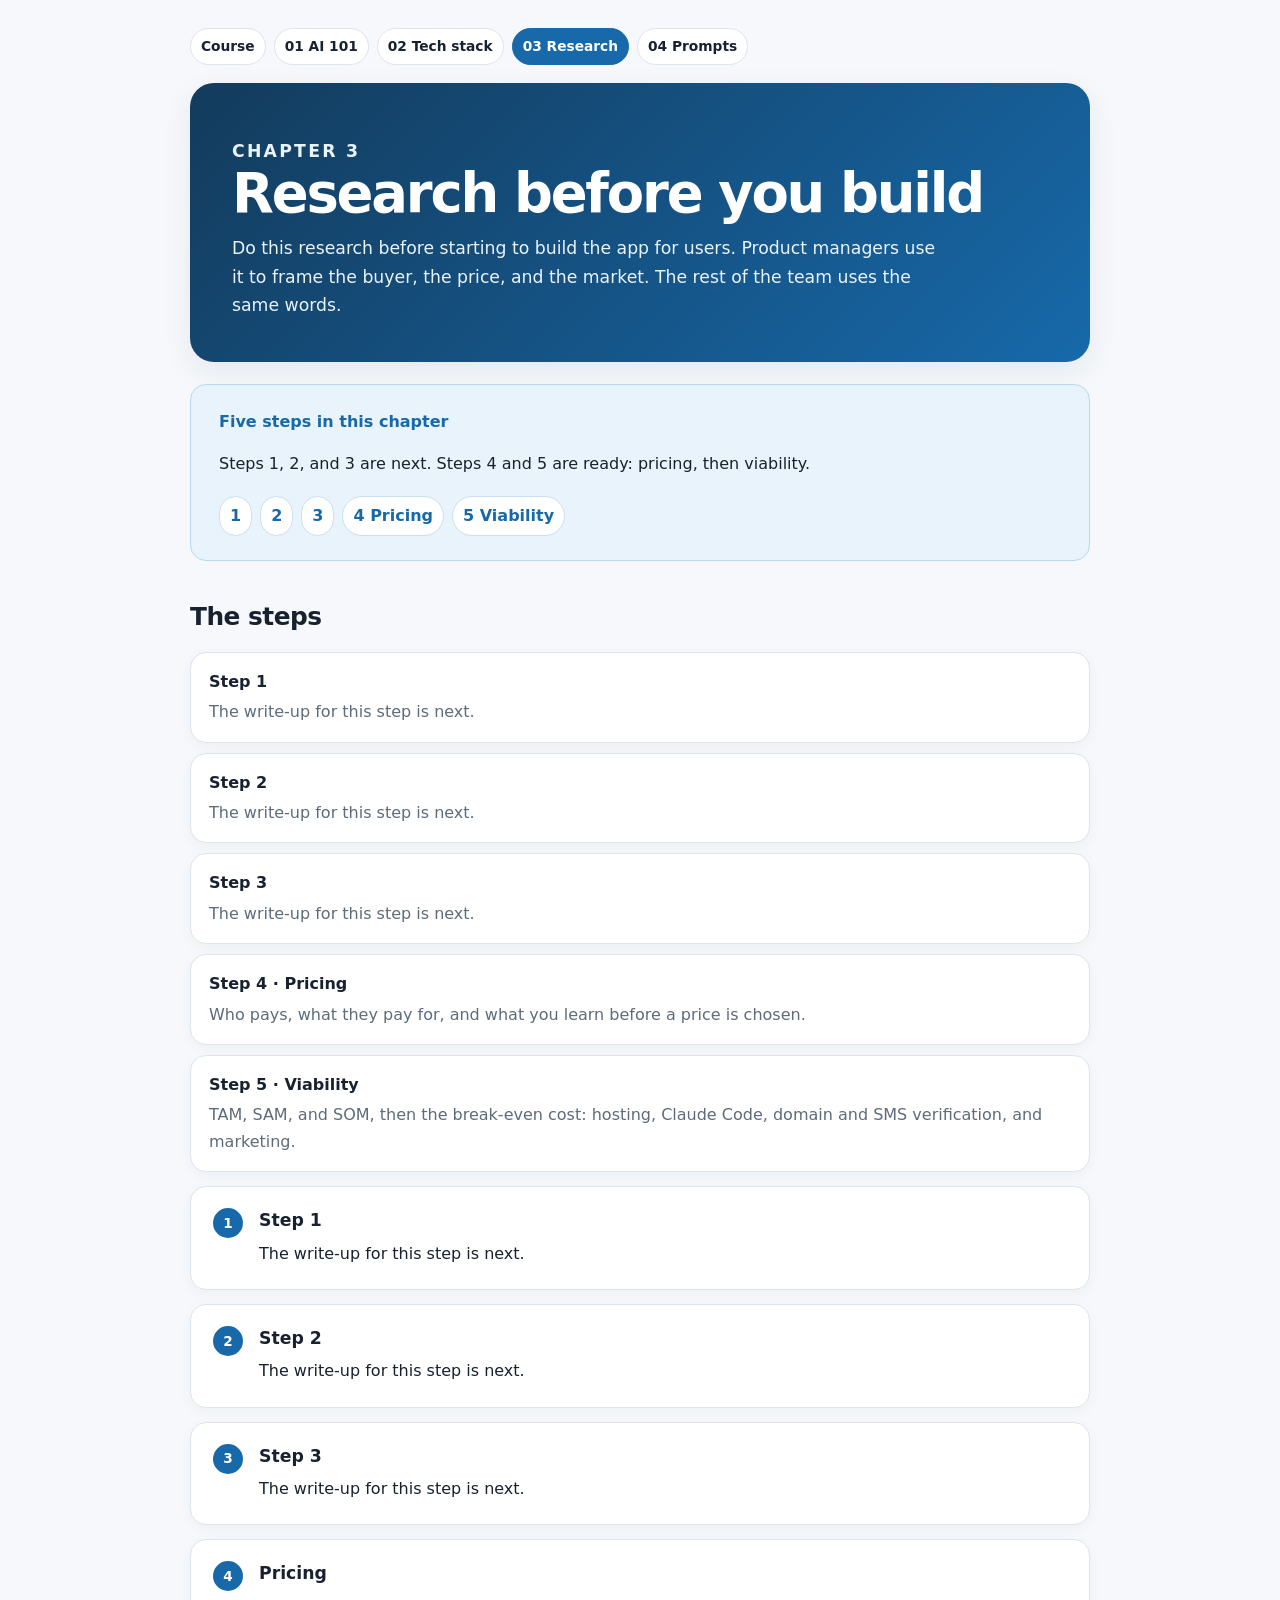
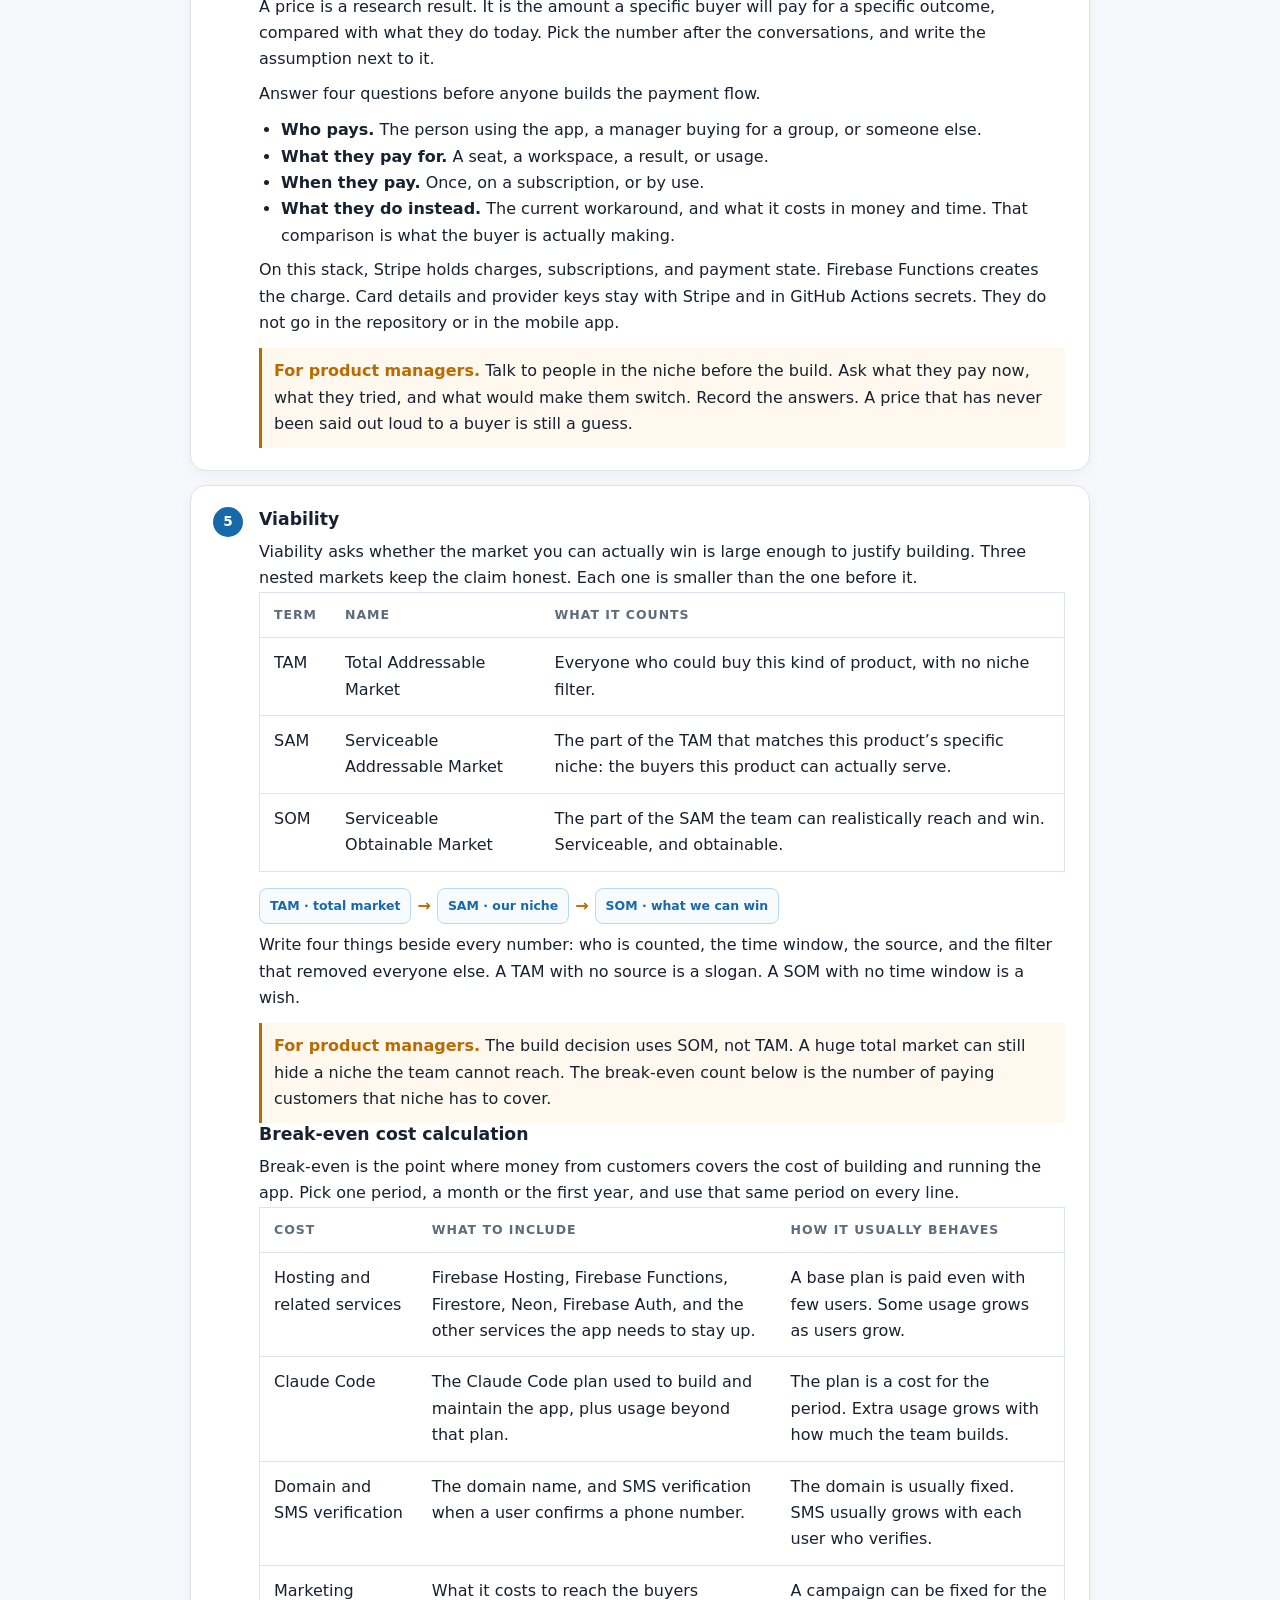
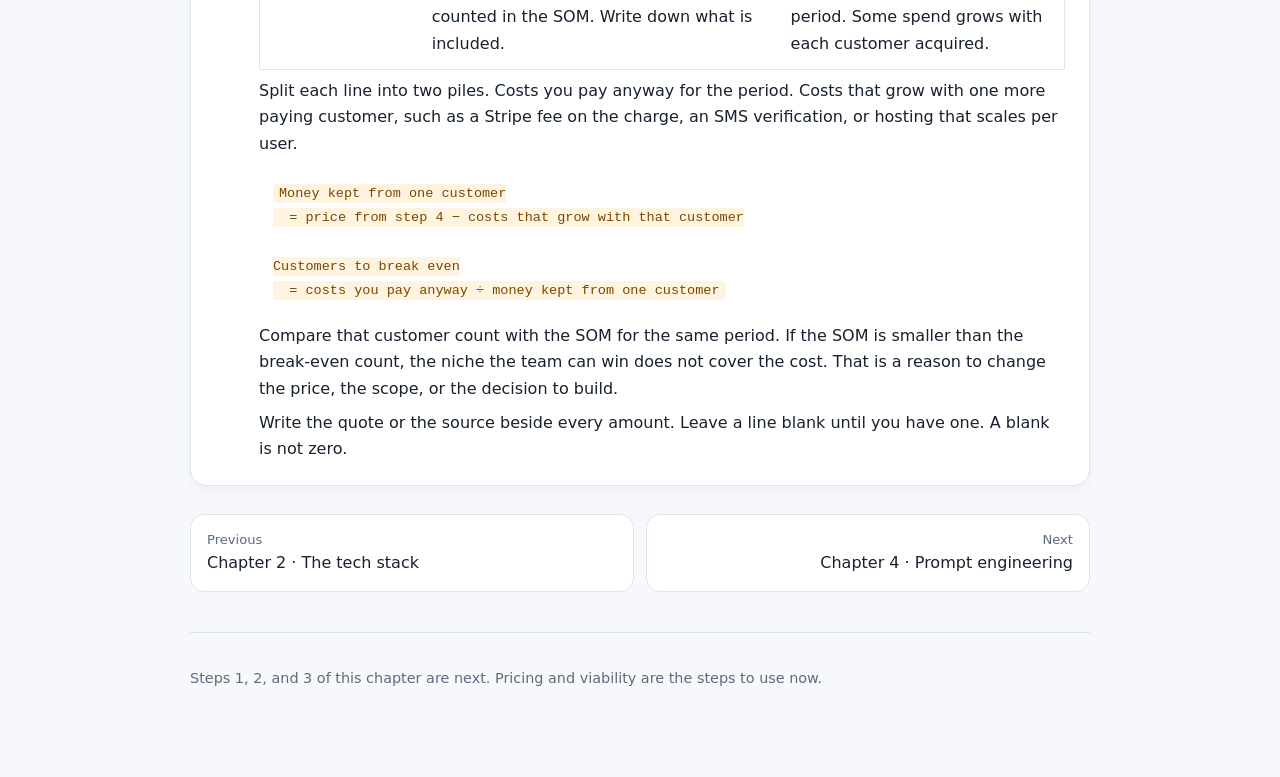
<file: research.html>
<!doctype html>
<html lang="en">
<head>
  <meta charset="utf-8">
  <meta name="viewport" content="width=device-width, initial-scale=1">
  <meta name="description" content="Chapter 3. Research before building the app for users: pricing, and viability with TAM, SAM, and SOM. For the team and for product managers.">
  <meta name="referrer" content="strict-origin-when-cross-origin">
  <title>Chapter 3 · Research before you build — AI App Building Framework</title>
  <link rel="stylesheet" href="assets/site.css">
</head>
<body>
<main>
  <nav class="course-nav" aria-label="Course">
    <a href="index.html">Course</a>
    <a href="ai-101.html">01 AI 101</a>
    <a href="stack.html">02 Tech stack</a>
    <a href="research.html" aria-current="page">03 Research</a>
    <a href="prompt-engineering.html">04 Prompts</a>
  </nav>
  <header class="hero">
    <p class="eyebrow">Chapter 3</p>
    <h1>Research before you build</h1>
    <p>Do this research before starting to build the app for users. Product managers use it to frame the buyer, the price, and the market. The rest of the team uses the same words.</p>
  </header>

  <section class="story">
    <strong>Five steps in this chapter</strong>
    <p>Steps 1, 2, and 3 are next. Steps 4 and 5 are ready: pricing, then viability.</p>
    <div class="flow" aria-label="Five research steps">
      <span>1</span>
      <span>2</span>
      <span>3</span>
      <span>4 Pricing</span>
      <span>5 Viability</span>
    </div>
  </section>

  <h2>The steps</h2>
  <ol class="path">
    <li><a href="#step-1"><strong>Step 1</strong><span>The write-up for this step is next.</span></a></li>
    <li><a href="#step-2"><strong>Step 2</strong><span>The write-up for this step is next.</span></a></li>
    <li><a href="#step-3"><strong>Step 3</strong><span>The write-up for this step is next.</span></a></li>
    <li><a href="#step-4"><strong>Step 4 · Pricing</strong><span>Who pays, what they pay for, and what you learn before a price is chosen.</span></a></li>
    <li><a href="#step-5"><strong>Step 5 · Viability</strong><span>TAM, SAM, and SOM, then the break-even cost: hosting, Claude Code, domain and SMS verification, and marketing.</span></a></li>
  </ol>

  <article class="qa" id="step-1">
    <span class="number">1</span>
    <h3>Step 1</h3>
    <p>The write-up for this step is next.</p>
  </article>

  <article class="qa" id="step-2">
    <span class="number">2</span>
    <h3>Step 2</h3>
    <p>The write-up for this step is next.</p>
  </article>

  <article class="qa" id="step-3">
    <span class="number">3</span>
    <h3>Step 3</h3>
    <p>The write-up for this step is next.</p>
  </article>

  <article class="qa" id="step-4">
    <span class="number">4</span>
    <h3>Pricing</h3>
    <p>A price is a research result. It is the amount a specific buyer will pay for a specific outcome, compared with what they do today. Pick the number after the conversations, and write the assumption next to it.</p>
    <p>Answer four questions before anyone builds the payment flow.</p>
    <ul>
      <li><strong>Who pays.</strong> The person using the app, a manager buying for a group, or someone else.</li>
      <li><strong>What they pay for.</strong> A seat, a workspace, a result, or usage.</li>
      <li><strong>When they pay.</strong> Once, on a subscription, or by use.</li>
      <li><strong>What they do instead.</strong> The current workaround, and what it costs in money and time. That comparison is what the buyer is actually making.</li>
    </ul>
    <p>On this stack, Stripe holds charges, subscriptions, and payment state. Firebase Functions creates the charge. Card details and provider keys stay with Stripe and in GitHub Actions secrets. They do not go in the repository or in the mobile app.</p>
    <div class="builder"><strong>For product managers.</strong> Talk to people in the niche before the build. Ask what they pay now, what they tried, and what would make them switch. Record the answers. A price that has never been said out loud to a buyer is still a guess.</div>
  </article>

  <article class="qa" id="step-5">
    <span class="number">5</span>
    <h3>Viability</h3>
    <p>Viability asks whether the market you can actually win is large enough to justify building. Three nested markets keep the claim honest. Each one is smaller than the one before it.</p>
    <div class="table-wrap">
      <table>
        <thead>
          <tr>
            <th>Term</th>
            <th>Name</th>
            <th>What it counts</th>
          </tr>
        </thead>
        <tbody>
          <tr>
            <td>TAM</td>
            <td>Total Addressable Market</td>
            <td>Everyone who could buy this kind of product, with no niche filter.</td>
          </tr>
          <tr>
            <td>SAM</td>
            <td>Serviceable Addressable Market</td>
            <td>The part of the TAM that matches this product’s specific niche: the buyers this product can actually serve.</td>
          </tr>
          <tr>
            <td>SOM</td>
            <td>Serviceable Obtainable Market</td>
            <td>The part of the SAM the team can realistically reach and win. Serviceable, and obtainable.</td>
          </tr>
        </tbody>
      </table>
    </div>
    <div class="mini-diagram" aria-label="TAM narrows to SAM, then to SOM">
      <span class="diagram-box">TAM · total market</span>
      <span class="diagram-arrow">→</span>
      <span class="diagram-box">SAM · our niche</span>
      <span class="diagram-arrow">→</span>
      <span class="diagram-box">SOM · what we can win</span>
    </div>
    <p>Write four things beside every number: who is counted, the time window, the source, and the filter that removed everyone else. A TAM with no source is a slogan. A SOM with no time window is a wish.</p>
    <div class="builder"><strong>For product managers.</strong> The build decision uses SOM, not TAM. A huge total market can still hide a niche the team cannot reach. The break-even count below is the number of paying customers that niche has to cover.</div>

    <h3>Break-even cost calculation</h3>
    <p>Break-even is the point where money from customers covers the cost of building and running the app. Pick one period, a month or the first year, and use that same period on every line.</p>
    <div class="table-wrap">
      <table>
        <thead>
          <tr>
            <th>Cost</th>
            <th>What to include</th>
            <th>How it usually behaves</th>
          </tr>
        </thead>
        <tbody>
          <tr>
            <td>Hosting and related services</td>
            <td>Firebase Hosting, Firebase Functions, Firestore, Neon, Firebase Auth, and the other services the app needs to stay up.</td>
            <td>A base plan is paid even with few users. Some usage grows as users grow.</td>
          </tr>
          <tr>
            <td>Claude Code</td>
            <td>The Claude Code plan used to build and maintain the app, plus usage beyond that plan.</td>
            <td>The plan is a cost for the period. Extra usage grows with how much the team builds.</td>
          </tr>
          <tr>
            <td>Domain and SMS verification</td>
            <td>The domain name, and SMS verification when a user confirms a phone number.</td>
            <td>The domain is usually fixed. SMS usually grows with each user who verifies.</td>
          </tr>
          <tr>
            <td>Marketing</td>
            <td>What it costs to reach the buyers counted in the SOM. Write down what is included.</td>
            <td>A campaign can be fixed for the period. Some spend grows with each customer acquired.</td>
          </tr>
        </tbody>
      </table>
    </div>
    <p>Split each line into two piles. Costs you pay anyway for the period. Costs that grow with one more paying customer, such as a Stripe fee on the charge, an SMS verification, or hosting that scales per user.</p>
    <pre class="mental-code"><code>Money kept from one customer
  = price from step 4 − costs that grow with that customer

Customers to break even
  = costs you pay anyway ÷ money kept from one customer</code></pre>
    <p>Compare that customer count with the SOM for the same period. If the SOM is smaller than the break-even count, the niche the team can win does not cover the cost. That is a reason to change the price, the scope, or the decision to build.</p>
    <p>Write the quote or the source beside every amount. Leave a line blank until you have one. A blank is not zero.</p>
  </article>

  <nav class="lesson-nav" aria-label="Lesson">
    <a href="stack.html"><span>Previous</span>Chapter 2 · The tech stack</a>
    <a class="next" href="prompt-engineering.html"><span>Next</span>Chapter 4 · Prompt engineering</a>
  </nav>

  <footer>
    <p>Steps 1, 2, and 3 of this chapter are next. Pricing and viability are the steps to use now.</p>
  </footer>
</main>
</body>
</html>
</file>
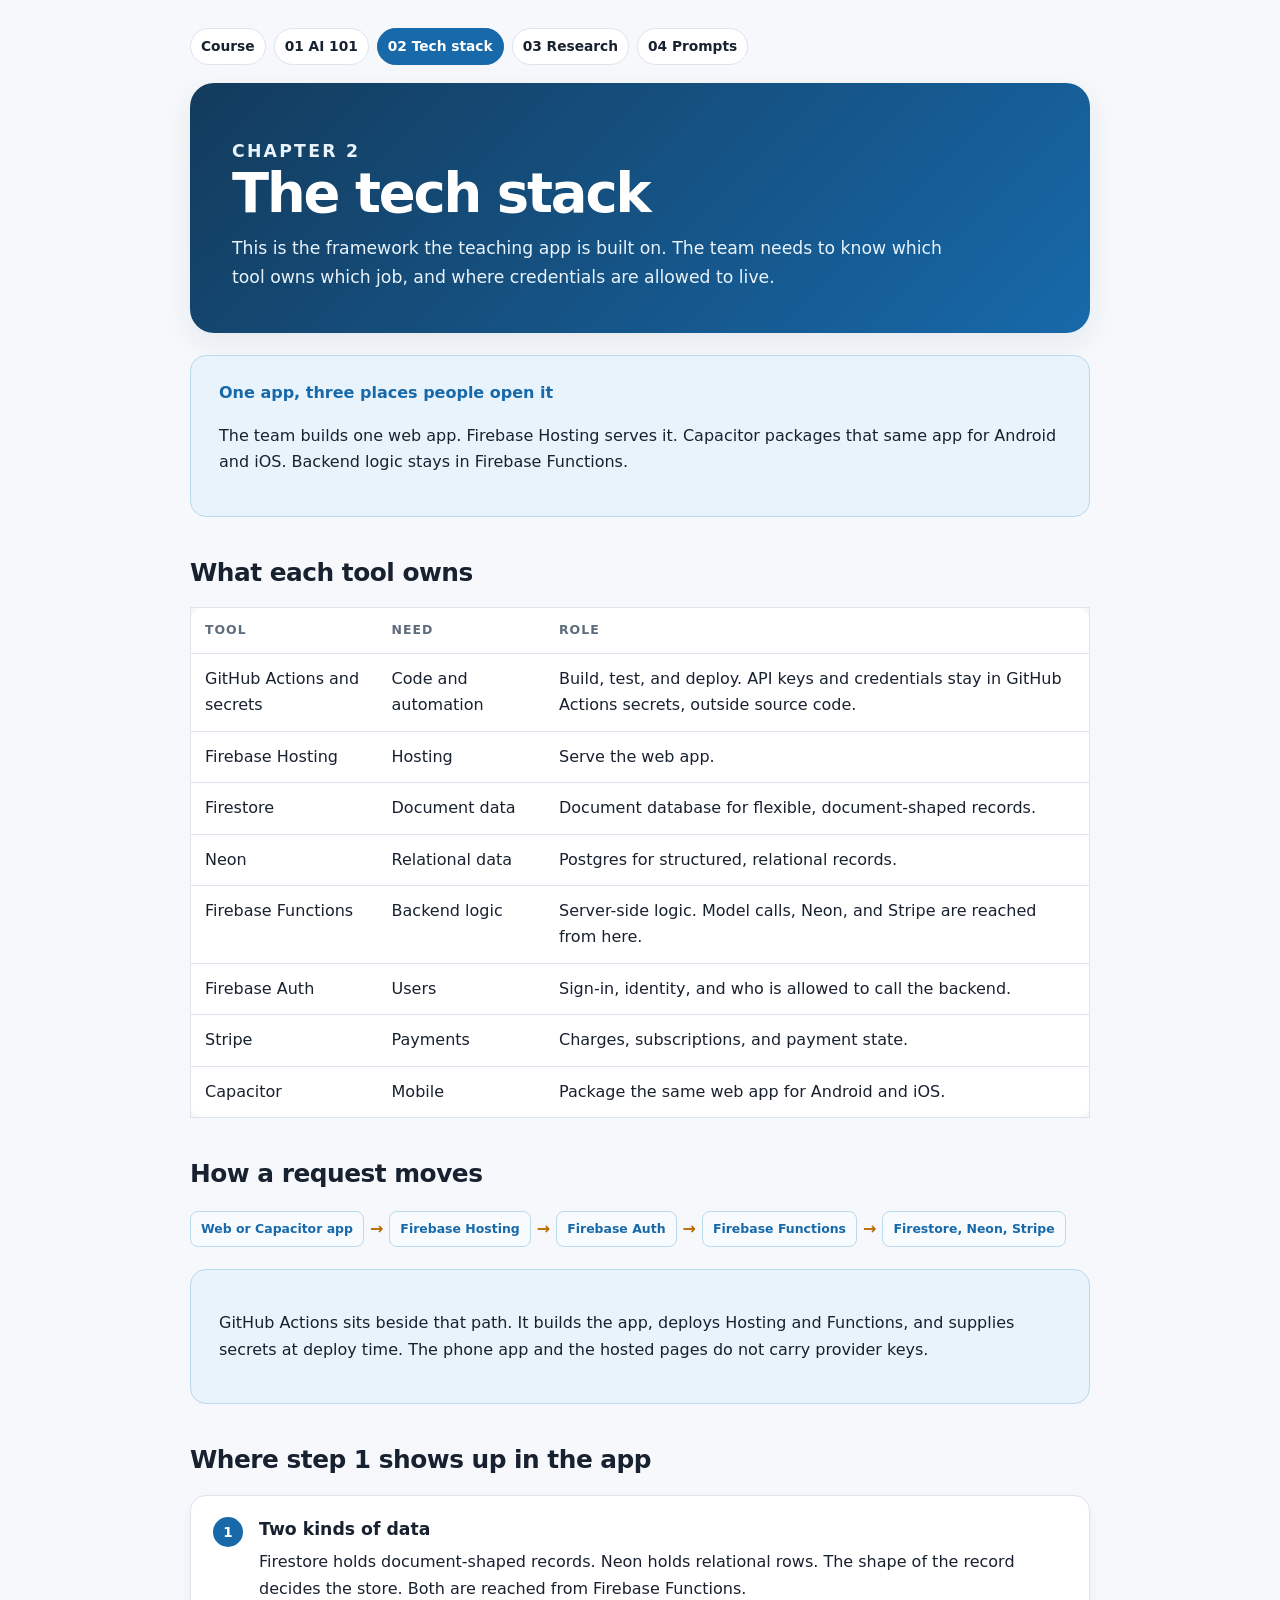
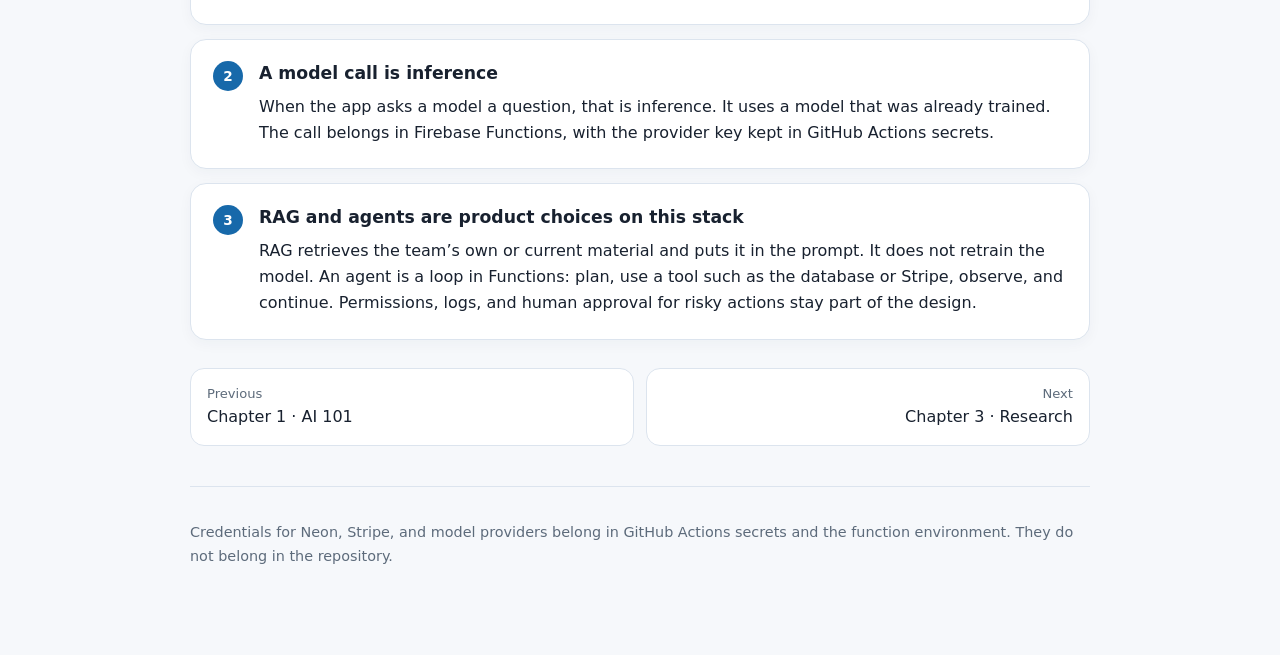
<file: stack.html>
<!doctype html>
<html lang="en">
<head>
  <meta charset="utf-8">
  <meta name="viewport" content="width=device-width, initial-scale=1">
  <meta name="description" content="Chapter 2. The tech stack used to build the teaching app: GitHub Actions, Firebase, Firestore, Neon, Stripe, and Capacitor.">
  <meta name="referrer" content="strict-origin-when-cross-origin">
  <title>Chapter 2 · The tech stack — AI App Building Framework</title>
  <link rel="stylesheet" href="assets/site.css">
</head>
<body>
<main>
  <nav class="course-nav" aria-label="Course">
    <a href="index.html">Course</a>
    <a href="ai-101.html">01 AI 101</a>
    <a href="stack.html" aria-current="page">02 Tech stack</a>
    <a href="research.html">03 Research</a>
    <a href="prompt-engineering.html">04 Prompts</a>
  </nav>
  <header class="hero">
    <p class="eyebrow">Chapter 2</p>
    <h1>The tech stack</h1>
    <p>This is the framework the teaching app is built on. The team needs to know which tool owns which job, and where credentials are allowed to live.</p>
  </header>

  <section class="story">
    <strong>One app, three places people open it</strong>
    <p>The team builds one web app. Firebase Hosting serves it. Capacitor packages that same app for Android and iOS. Backend logic stays in Firebase Functions.</p>
  </section>

  <h2>What each tool owns</h2>
  <div class="table-wrap">
    <table>
      <thead>
        <tr>
          <th>Tool</th>
          <th>Need</th>
          <th>Role</th>
        </tr>
      </thead>
      <tbody>
        <tr>
          <td>GitHub Actions and secrets</td>
          <td>Code and automation</td>
          <td>Build, test, and deploy. API keys and credentials stay in GitHub Actions secrets, outside source code.</td>
        </tr>
        <tr>
          <td>Firebase Hosting</td>
          <td>Hosting</td>
          <td>Serve the web app.</td>
        </tr>
        <tr>
          <td>Firestore</td>
          <td>Document data</td>
          <td>Document database for flexible, document-shaped records.</td>
        </tr>
        <tr>
          <td>Neon</td>
          <td>Relational data</td>
          <td>Postgres for structured, relational records.</td>
        </tr>
        <tr>
          <td>Firebase Functions</td>
          <td>Backend logic</td>
          <td>Server-side logic. Model calls, Neon, and Stripe are reached from here.</td>
        </tr>
        <tr>
          <td>Firebase Auth</td>
          <td>Users</td>
          <td>Sign-in, identity, and who is allowed to call the backend.</td>
        </tr>
        <tr>
          <td>Stripe</td>
          <td>Payments</td>
          <td>Charges, subscriptions, and payment state.</td>
        </tr>
        <tr>
          <td>Capacitor</td>
          <td>Mobile</td>
          <td>Package the same web app for Android and iOS.</td>
        </tr>
      </tbody>
    </table>
  </div>

  <h2>How a request moves</h2>
  <div class="mini-diagram" aria-label="Request path through the stack">
    <span class="diagram-box">Web or Capacitor app</span>
    <span class="diagram-arrow">→</span>
    <span class="diagram-box">Firebase Hosting</span>
    <span class="diagram-arrow">→</span>
    <span class="diagram-box">Firebase Auth</span>
    <span class="diagram-arrow">→</span>
    <span class="diagram-box">Firebase Functions</span>
    <span class="diagram-arrow">→</span>
    <span class="diagram-box">Firestore, Neon, Stripe</span>
  </div>
  <section class="panel">
    <p>GitHub Actions sits beside that path. It builds the app, deploys Hosting and Functions, and supplies secrets at deploy time. The phone app and the hosted pages do not carry provider keys.</p>
  </section>

  <h2>Where step 1 shows up in the app</h2>
  <article class="qa">
    <span class="number">1</span>
    <h3>Two kinds of data</h3>
    <p>Firestore holds document-shaped records. Neon holds relational rows. The shape of the record decides the store. Both are reached from Firebase Functions.</p>
  </article>
  <article class="qa">
    <span class="number">2</span>
    <h3>A model call is inference</h3>
    <p>When the app asks a model a question, that is inference. It uses a model that was already trained. The call belongs in Firebase Functions, with the provider key kept in GitHub Actions secrets.</p>
  </article>
  <article class="qa">
    <span class="number">3</span>
    <h3>RAG and agents are product choices on this stack</h3>
    <p>RAG retrieves the team’s own or current material and puts it in the prompt. It does not retrain the model. An agent is a loop in Functions: plan, use a tool such as the database or Stripe, observe, and continue. Permissions, logs, and human approval for risky actions stay part of the design.</p>
  </article>

  <nav class="lesson-nav" aria-label="Lesson">
    <a href="ai-101.html"><span>Previous</span>Chapter 1 · AI 101</a>
    <a class="next" href="research.html"><span>Next</span>Chapter 3 · Research</a>
  </nav>

  <footer>
    <p>Credentials for Neon, Stripe, and model providers belong in GitHub Actions secrets and the function environment. They do not belong in the repository.</p>
  </footer>
</main>
</body>
</html>
</file>
<file: assets/site.css>
:root {
  --ink: #18212f;
  --muted: #5d6b7b;
  --paper: #f6f8fb;
  --card: #ffffff;
  --line: #dce4ee;
  --blue: #1769aa;
  --blue-soft: #e9f3fb;
  --gold: #b86b00;
  --shadow: 0 10px 30px rgba(27, 52, 80, .08);
}

* { box-sizing: border-box; }

body {
  margin: 0;
  color: var(--ink);
  background: var(--paper);
  font: 16px/1.65 system-ui, -apple-system, BlinkMacSystemFont, "Segoe UI", sans-serif;
}

main {
  max-width: 940px;
  margin: 0 auto;
  padding: 28px 20px 72px;
}

.course-nav {
  display: flex;
  flex-wrap: wrap;
  gap: 8px;
  margin-bottom: 18px;
}

.course-nav a {
  padding: 6px 10px;
  border: 1px solid var(--line);
  border-radius: 999px;
  background: var(--card);
  color: var(--ink);
  font-size: .86rem;
  font-weight: 650;
  text-decoration: none;
}

.course-nav a[aria-current="page"] {
  color: #fff;
  background: var(--blue);
  border-color: var(--blue);
}

header.hero {
  padding: 42px;
  border-radius: 24px;
  color: #fff;
  background: linear-gradient(135deg, #133b5c, #1769aa);
  box-shadow: var(--shadow);
}

header.hero p {
  max-width: 720px;
  margin: 12px 0 0;
  color: #e8f3fb;
  font-size: 1.08rem;
}

h1 {
  margin: 0;
  max-width: 760px;
  font-size: clamp(2.1rem, 5vw, 3.4rem);
  line-height: 1.05;
  letter-spacing: -.04em;
}

h2 {
  margin: 36px 0 14px;
  font-size: 1.55rem;
  letter-spacing: -.02em;
}

h3 {
  margin: 0 0 8px;
  font-size: 1.08rem;
  line-height: 1.35;
}

.eyebrow {
  margin: 0 0 14px;
  color: #bce5ff;
  font-size: .78rem;
  font-weight: 800;
  letter-spacing: .13em;
  text-transform: uppercase;
}

.story,
.panel {
  margin: 22px 0;
  padding: 24px 28px;
  border: 1px solid #b9d9ee;
  border-radius: 16px;
  background: var(--blue-soft);
}

.story strong,
.panel strong { color: var(--blue); }

.story h2,
.panel h2 { margin-top: 0; }

.story ul,
.panel ul,
.qa ul,
.qa ol { margin: 10px 0 0; padding-left: 22px; }

.flow {
  display: flex;
  flex-wrap: wrap;
  gap: 8px;
  margin-top: 18px;
  color: var(--blue);
  font-weight: 750;
}

.flow span,
.stack-chip {
  padding: 6px 10px;
  border-radius: 999px;
  background: #fff;
  border: 1px solid #c8e0ef;
}

.mini-diagram {
  display: flex;
  flex-wrap: wrap;
  align-items: center;
  gap: 6px;
  margin-top: 16px;
  color: var(--muted);
  font-size: .78rem;
}

.diagram-box {
  padding: 7px 10px;
  border: 1px solid #b9d9ee;
  border-radius: 8px;
  color: var(--blue);
  background: #f7fbfe;
  font-weight: 750;
}

.diagram-arrow {
  color: var(--gold);
  font-size: 1rem;
  font-weight: 900;
}

.path {
  list-style: none;
  margin: 0;
  padding: 0;
}

.path li { margin: 10px 0; }

.path a {
  display: block;
  padding: 16px 18px;
  border: 1px solid var(--line);
  border-radius: 16px;
  background: var(--card);
  color: var(--ink);
  text-decoration: none;
  box-shadow: 0 4px 14px rgba(27, 52, 80, .04);
}

.path a span {
  display: block;
  margin-top: 4px;
  color: var(--muted);
  font-weight: 450;
}

.qa {
  position: relative;
  margin: 14px 0;
  padding: 22px 24px 22px 68px;
  border: 1px solid var(--line);
  border-radius: 16px;
  background: var(--card);
  box-shadow: 0 4px 14px rgba(27, 52, 80, .04);
}

.number {
  position: absolute;
  top: 21px;
  left: 22px;
  display: grid;
  width: 30px;
  height: 30px;
  place-items: center;
  border-radius: 50%;
  color: #fff;
  background: var(--blue);
  font-size: .85rem;
  font-weight: 800;
}

.qa p { margin: 8px 0 0; }

.builder {
  margin-top: 12px;
  padding: 10px 12px;
  border-left: 3px solid var(--gold);
  background: #fff8ee;
}

.builder strong { color: var(--gold); }

code,
.qa code,
.story code,
.panel code {
  padding: 2px 6px;
  border-radius: 5px;
  color: #7a4700;
  background: #fff4df;
  font-size: .92em;
}

.mental-code,
.prompt {
  margin: 12px 0 0;
  padding: 12px 14px;
  overflow-x: auto;
  border-radius: 10px;
  color: #234;
  background: #fff;
  font-size: .92rem;
}

.prompt {
  padding: 16px 18px;
  border: 1px solid var(--line);
  font-size: .88rem;
  line-height: 1.55;
  white-space: pre-wrap;
}

.table-wrap { overflow-x: auto; }

table {
  width: 100%;
  border-collapse: collapse;
  background: var(--card);
  border: 1px solid var(--line);
  border-radius: 16px;
}

th,
td {
  padding: 12px 14px;
  border-bottom: 1px solid var(--line);
  text-align: left;
  vertical-align: top;
}

th {
  color: var(--muted);
  font-size: .78rem;
  letter-spacing: .08em;
  text-transform: uppercase;
}

tr:last-child td { border-bottom: 0; }

.lesson-nav {
  display: flex;
  flex-wrap: wrap;
  gap: 12px;
  margin-top: 28px;
}

.lesson-nav a {
  flex: 1 1 220px;
  padding: 14px 16px;
  border: 1px solid var(--line);
  border-radius: 14px;
  background: var(--card);
  color: var(--ink);
  text-decoration: none;
}

.lesson-nav a span {
  display: block;
  color: var(--muted);
  font-size: .82rem;
}

.lesson-nav a.next { text-align: right; }

footer {
  margin-top: 40px;
  padding-top: 20px;
  border-top: 1px solid var(--line);
  color: var(--muted);
  font-size: .9rem;
}

a { color: var(--blue); }

header.hero a { color: #fff; }

@media (max-width: 600px) {
  main { padding: 18px 14px 48px; }
  header.hero { padding: 28px 22px; border-radius: 18px; }
  .qa { padding: 20px 18px 20px 56px; }
  .number { left: 16px; }
  .lesson-nav a.next { text-align: left; }
}
</file>
